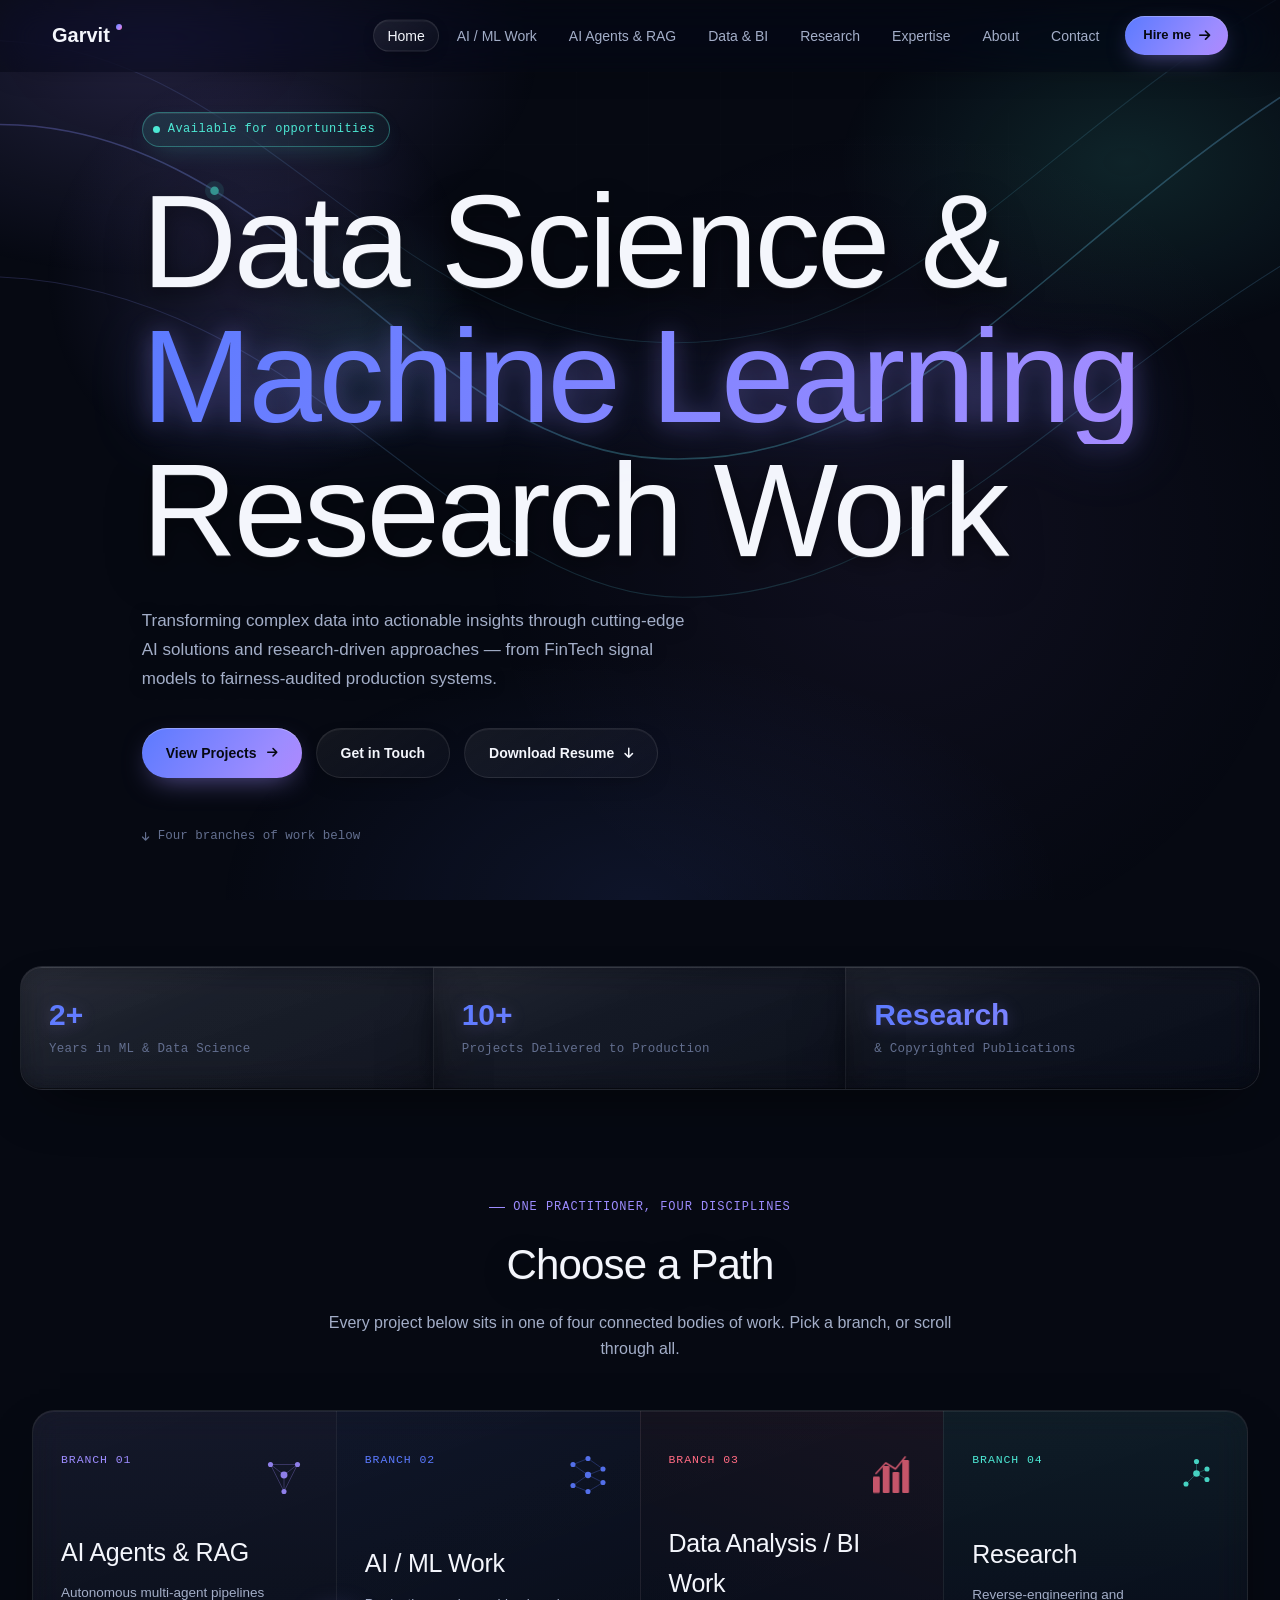
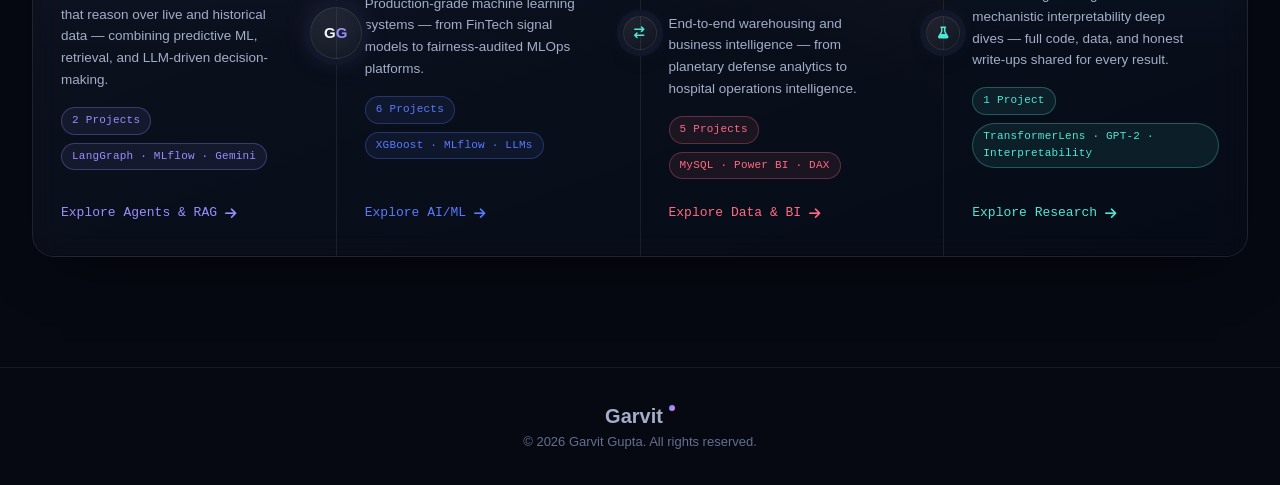
<file: index.html>
<!DOCTYPE html>
<html lang="en">

<head>
  <meta charset="UTF-8">
  <meta name="viewport" content="width=device-width, initial-scale=1.0, viewport-fit=cover">
  <meta name="theme-color" content="#060912">
  <title>Garvit Gupta — Machine Learning &amp; Data Science Researcher</title>
  <meta name="description" content="Garvit Gupta is a Data Science and Machine Learning researcher specializing in MLOps, model explainability, AI fairness, and production ML systems. 10+ deployed projects, 2+ years of research experience.">
  <meta name="author" content="Garvit Gupta">
  <meta name="robots" content="index, follow">

  <meta property="og:type" content="website">
  <meta property="og:title" content="Garvit Gupta — Machine Learning &amp; Data Science Researcher">
  <meta property="og:description" content="Garvit Gupta is a Data Science and Machine Learning researcher specializing in MLOps, model explainability, AI fairness, and production ML systems. 10+ deployed projects, 2+ years of research experience.">
  <meta property="og:site_name" content="Garvit Gupta">

  <meta http-equiv="Content-Security-Policy" content="default-src 'self'; script-src 'self' 'unsafe-inline' https://www.googletagmanager.com; style-src 'self' 'unsafe-inline' https://fonts.googleapis.com https://cdnjs.cloudflare.com; font-src https://fonts.gstatic.com https://cdnjs.cloudflare.com; img-src 'self' data: https://www.google-analytics.com; media-src 'self'; connect-src 'self' https://www.google-analytics.com https://region1.google-analytics.com https://formspree.io; object-src 'none'; base-uri 'self'; form-action 'self'; upgrade-insecure-requests">

  <!-- Google tag (gtag.js) -->
  <script async src="https://www.googletagmanager.com/gtag/js?id=G-N338FSJ1CG"></script>
  <script>
    window.dataLayer = window.dataLayer || [];
    function gtag() { dataLayer.push(arguments); }
    gtag('js', new Date());
    gtag('config', 'G-N338FSJ1CG');
  </script>
  <meta http-equiv="X-Content-Type-Options" content="nosniff">
  <meta name="referrer" content="strict-origin-when-cross-origin">

  <link rel="preconnect" href="https://fonts.googleapis.com">
  <link rel="preconnect" href="https://fonts.gstatic.com" crossorigin>
  <link
    href="https://fonts.googleapis.com/css2?family=Space+Grotesk:wght@500;600;700&family=Inter:wght@100;200;300;400;500;600;700&family=JetBrains+Mono:wght@400;500;600&display=swap"
    rel="stylesheet">

  <link rel="stylesheet" href="https://cdnjs.cloudflare.com/ajax/libs/font-awesome/6.4.0/css/all.min.css"
    integrity="sha512-iecdLmaskl7CVkqkXNQ/ZH/XLlvWZOJyj7Yy7tcenmpD1ypASozpmT/E0iPtmFIB46ZmdtAc9eNBvH0H/ZpiBw=="
    crossorigin="anonymous" referrerpolicy="no-referrer">

  <link rel="stylesheet" href="style.css?v=10">
</head>

<body>
  <div class="scroll-progress" id="scrollProgress" aria-hidden="true"></div>
  <a class="skip-link" href="#home">Skip to content</a>

  <!-- ==================== NAVIGATION ==================== -->
  <nav class="navbar" id="navbar">
    <div class="nav-container">
      <a href="#home" class="logo">Garvit<span class="dot"></span></a>

      <button class="nav-hamburger" id="navHamburger" aria-label="Toggle menu" aria-expanded="false">
        <span></span><span></span><span></span>
      </button>

      <div class="nav-links-wrap">
        <span class="nav-indicator" id="navIndicator" aria-hidden="true"></span>
        <ul class="nav-links" id="navLinks">
          <li><a href="#home" class="nav-link active">Home</a></li>
          <li><a href="projects.html" class="nav-link">AI / ML Work</a></li>
          <li><a href="ai-agents.html" class="nav-link">AI Agents &amp; RAG</a></li>
          <li><a href="data-bi.html" class="nav-link">Data &amp; BI</a></li>
          <li><a href="research.html" class="nav-link">Research</a></li>
          <li><a href="expertise.html" class="nav-link">Expertise</a></li>
          <li><a href="about.html" class="nav-link">About</a></li>
          <li><a href="contact.html" class="nav-link">Contact</a></li>
          <li><a href="contact.html" class="nav-cta" data-magnetic>Hire me <i class="fas fa-arrow-right"></i></a></li>
        </ul>
      </div>
    </div>
  </nav>

  <main id="home-main">

    <section id="home">
      <div class="hero" id="heroSurface">
        <div class="hero-glow" id="heroGlow" aria-hidden="true"></div>
        <div class="hero-curve" aria-hidden="true">
          <svg viewBox="0 0 1200 700" preserveAspectRatio="xMidYMid slice" xmlns="http://www.w3.org/2000/svg">
            <defs>
              <linearGradient id="curveGrad" x1="0" y1="0" x2="1" y2="1">
                <stop offset="0%" stop-color="#8b7cf6" />
                <stop offset="100%" stop-color="#45d9c7" />
              </linearGradient>
            </defs>
            <path id="heroSignalPath" d="M -50,120 C 250,80 380,420 620,430 S 980,220 1250,60" fill="none"
              stroke="url(#curveGrad)" stroke-width="1.5" opacity="0.5" />
            <path d="M -50,260 C 280,240 420,560 640,560 S 1000,360 1250,220" fill="none" stroke="url(#curveGrad)"
              stroke-width="1" opacity="0.3" />
            <path d="M -50,40 C 220,10 340,300 600,320 S 960,120 1250,-30" fill="none" stroke="url(#curveGrad)"
              stroke-width="1" opacity="0.25" />
            <circle id="heroSignalHalo" cx="620" cy="430" r="9" fill="#45d9c7" opacity="0.18" />
            <circle id="heroSignalDot" cx="620" cy="430" r="4" fill="#45d9c7" />
          </svg>
        </div>

        <div class="container">
          <div class="hero-inner">
            <div class="hero-badge hero-rise" style="--rise-delay:0s"><span class="pulse"></span> Available for
              opportunities</div>

            <h1 class="hero-title hero-rise" style="--rise-delay:0.1s">
              <span class="hero-title-line">Data Science &amp;</span>
              <span class="hero-title-line gradient-text">Machine Learning</span>
              <span class="hero-title-line">Research Work</span>
            </h1>

            <p class="hero-subtitle hero-rise" style="--rise-delay:0.22s">
              Transforming complex data into actionable insights through cutting-edge AI solutions and research-driven
              approaches — from FinTech signal models to fairness-audited production systems.
            </p>

            <div class="hero-cta hero-rise" style="--rise-delay:0.34s">
              <a href="projects.html" class="btn btn-primary" data-magnetic><span>View Projects</span> <i
                  class="fas fa-arrow-right"></i></a>
              <a href="contact.html" class="btn btn-secondary" data-magnetic><span>Get in Touch</span></a>
              <button type="button" class="btn btn-secondary" data-magnetic id="resumeGateBtn"><span>Download Resume</span> <i
                  class="fas fa-arrow-down"></i></button>
            </div>

            <div class="hero-divider hero-rise" style="--rise-delay:0.44s">
              <a href="#branch-select" class="hero-divider-link"><i class="fas fa-arrow-down"></i> Four branches of work
                below</a>
            </div>
          </div>
        </div>
      </div>

      <div class="stats-section container">
        <div class="stats-grid reveal">
          <div class="fx-card stat-card">
            <div class="stat-value" data-count="2" data-suffix="+">2+</div>
            <div class="stat-label">Years in ML &amp; Data Science</div>
          </div>
          <div class="fx-card stat-card">
            <div class="stat-value" data-count="10" data-suffix="+">10+</div>
            <div class="stat-label">Projects Delivered to Production</div>
          </div>
          <div class="fx-card stat-card">
            <div class="stat-value">Research</div>
            <div class="stat-label">&amp; Copyrighted Publications</div>
          </div>
        </div>
      </div>
    </section>

        <section id="branch-select" class="branch-select">
      <div class="container">
        <div class="branch-select-intro reveal">
          <div class="section-eyebrow branch-select-eyebrow">One Practitioner, Four Disciplines</div>
          <h2 class="section-title">Choose a Path</h2>
          <p class="section-subtitle">Every project below sits in one of four connected bodies of work. Pick a branch, or
            scroll through all.</p>
        </div>

        <div class="branch-panels reveal">
          <a href="ai-agents.html" class="branch-panel branch-panel--agents" data-branch-panel
            aria-label="View AI Agents and RAG work">
            <div class="branch-panel-spotlight" aria-hidden="true"></div>
            <div class="branch-panel-top">
              <span class="branch-panel-eyebrow mono">Branch 01</span>
              <svg class="branch-panel-icon" viewBox="0 0 64 64" aria-hidden="true">
                <g class="bp-net">
                  <line x1="32" y1="32" x2="14" y2="18" />
                  <line x1="32" y1="32" x2="50" y2="18" />
                  <line x1="32" y1="32" x2="32" y2="54" />
                  <line x1="14" y1="18" x2="50" y2="18" />
                  <line x1="14" y1="18" x2="32" y2="54" />
                  <line x1="50" y1="18" x2="32" y2="54" />
                  <circle class="bp-node" cx="32" cy="32" r="4.6" style="--d:0s" />
                  <circle class="bp-node" cx="14" cy="18" r="3.4" style="--d:0.3s" />
                  <circle class="bp-node" cx="50" cy="18" r="3.4" style="--d:0.5s" />
                  <circle class="bp-node" cx="32" cy="54" r="3.4" style="--d:0.7s" />
                </g>
              </svg>
            </div>
            <div class="branch-panel-body">
              <h3 class="branch-panel-title">AI Agents &amp; RAG</h3>
              <p class="branch-panel-desc">Autonomous multi-agent pipelines that reason over live and historical data —
                combining predictive ML, retrieval, and LLM-driven decision-making.</p>
              <div class="branch-panel-meta">
                <span class="branch-panel-chip">2 Projects</span>
                <span class="branch-panel-chip">LangGraph · MLflow · Gemini</span>
              </div>
            </div>
            <div class="branch-panel-cta">Explore Agents &amp; RAG <i class="fas fa-arrow-right"></i></div>
          </a>

          <div class="branch-center" aria-hidden="true">
            <div class="branch-center-badge">
              <span class="m-white">G</span><span class="m-yellow">G</span>
            </div>
          </div>

          <a href="projects.html" class="branch-panel branch-panel--ml" data-branch-panel
            aria-label="View AI and Machine Learning work">
            <div class="branch-panel-spotlight" aria-hidden="true"></div>
            <div class="branch-panel-top">
              <span class="branch-panel-eyebrow mono">Branch 02</span>
              <svg class="branch-panel-icon" viewBox="0 0 64 64" aria-hidden="true">
                <g class="bp-net">
                  <line x1="12" y1="18" x2="32" y2="10" />
                  <line x1="12" y1="18" x2="32" y2="32" />
                  <line x1="12" y1="46" x2="32" y2="32" />
                  <line x1="12" y1="46" x2="32" y2="54" />
                  <line x1="32" y1="10" x2="52" y2="24" />
                  <line x1="32" y1="32" x2="52" y2="24" />
                  <line x1="32" y1="32" x2="52" y2="42" />
                  <line x1="32" y1="54" x2="52" y2="42" />
                  <circle class="bp-node" cx="12" cy="18" r="3.4" style="--d:0s" />
                  <circle class="bp-node" cx="12" cy="46" r="3.4" style="--d:0.3s" />
                  <circle class="bp-node" cx="32" cy="10" r="3.4" style="--d:0.6s" />
                  <circle class="bp-node" cx="32" cy="32" r="4.2" style="--d:0.15s" />
                  <circle class="bp-node" cx="32" cy="54" r="3.4" style="--d:0.9s" />
                  <circle class="bp-node" cx="52" cy="24" r="3.4" style="--d:0.45s" />
                  <circle class="bp-node" cx="52" cy="42" r="3.4" style="--d:0.75s" />
                </g>
              </svg>
            </div>
            <div class="branch-panel-body">
              <h3 class="branch-panel-title">AI / ML Work</h3>
              <p class="branch-panel-desc">Production-grade machine learning systems — from FinTech signal models to
                fairness-audited MLOps platforms.</p>
              <div class="branch-panel-meta">
                <span class="branch-panel-chip">6 Projects</span>
                <span class="branch-panel-chip">XGBoost · MLflow · LLMs</span>
              </div>
            </div>
            <div class="branch-panel-cta">Explore AI/ML <i class="fas fa-arrow-right"></i></div>
          </a>

          <div class="branch-center" aria-hidden="true">
            <div class="branch-center-badge branch-center-badge--small">
              <i class="fas fa-arrow-right-arrow-left" aria-hidden="true"></i>
            </div>
          </div>

          <a href="data-bi.html" class="branch-panel branch-panel--bi" data-branch-panel
            aria-label="View Data Analysis and Business Intelligence work">
            <div class="branch-panel-spotlight" aria-hidden="true"></div>
            <div class="branch-panel-top">
              <span class="branch-panel-eyebrow mono">Branch 03</span>
              <svg class="branch-panel-icon" viewBox="0 0 64 64" aria-hidden="true">
                <g class="bp-bars">
                  <rect class="bp-bar" x="8" y="34" width="9" height="22" rx="1.5" style="--h:22px;--d:0s" />
                  <rect class="bp-bar" x="21" y="20" width="9" height="36" rx="1.5" style="--h:36px;--d:0.15s" />
                  <rect class="bp-bar" x="34" y="28" width="9" height="28" rx="1.5" style="--h:28px;--d:0.3s" />
                  <rect class="bp-bar" x="47" y="12" width="9" height="44" rx="1.5" style="--h:44px;--d:0.45s" />
                  <path class="bp-trend" d="M12,30 L25,16 L38,24 L51,8" fill="none" stroke-width="2"
                    stroke-linecap="round" stroke-linejoin="round" />
                </g>
              </svg>
            </div>
            <div class="branch-panel-body">
              <h3 class="branch-panel-title">Data Analysis / BI Work</h3>
              <p class="branch-panel-desc">End-to-end warehousing and business intelligence — from planetary defense
                analytics to hospital operations intelligence.</p>
              <div class="branch-panel-meta">
                <span class="branch-panel-chip">5 Projects</span>
                <span class="branch-panel-chip">MySQL · Power BI · DAX</span>
              </div>
            </div>
            <div class="branch-panel-cta">Explore Data &amp; BI <i class="fas fa-arrow-right"></i></div>
          </a>

          <div class="branch-center" aria-hidden="true">
            <div class="branch-center-badge branch-center-badge--small">
              <i class="fas fa-flask" aria-hidden="true"></i>
            </div>
          </div>

          <a href="research.html" class="branch-panel branch-panel--research" data-branch-panel
            aria-label="View Research and reverse-engineering deep dives">
            <div class="branch-panel-spotlight" aria-hidden="true"></div>
            <div class="branch-panel-top">
              <span class="branch-panel-eyebrow mono">Branch 04</span>
              <svg class="branch-panel-icon" viewBox="0 0 64 64" aria-hidden="true">
                <g class="bp-net">
                  <line x1="20" y1="44" x2="34" y2="30" />
                  <line x1="34" y1="30" x2="34" y2="14" />
                  <line x1="34" y1="30" x2="48" y2="24" />
                  <line x1="34" y1="30" x2="48" y2="38" />
                  <circle class="bp-node" cx="20" cy="44" r="3.4" style="--d:0.6s" />
                  <circle class="bp-node" cx="34" cy="30" r="4.4" style="--d:0s" />
                  <circle class="bp-node" cx="34" cy="14" r="3.4" style="--d:0.3s" />
                  <circle class="bp-node" cx="48" cy="24" r="3.4" style="--d:0.45s" />
                  <circle class="bp-node" cx="48" cy="38" r="3.4" style="--d:0.75s" />
                </g>
              </svg>
            </div>
            <div class="branch-panel-body">
              <h3 class="branch-panel-title">Research</h3>
              <p class="branch-panel-desc">Reverse-engineering and mechanistic interpretability deep dives — full
                code, data, and honest write-ups shared for every result.</p>
              <div class="branch-panel-meta">
                <span class="branch-panel-chip">1 Project</span>
                <span class="branch-panel-chip">TransformerLens · GPT-2 · Interpretability</span>
              </div>
            </div>
            <div class="branch-panel-cta">Explore Research <i class="fas fa-arrow-right"></i></div>
          </a>
        </div>
      </div>
    </section>

  </main>

  <footer class="footer">
    <div class="container footer-inner">
      <a href="index.html#home" class="logo">Garvit<span class="dot"></span></a>
      <p>&copy; <span id="footerYear"></span> Garvit Gupta. All rights reserved.</p>
    </div>
  </footer>

  <button type="button" class="back-to-top" id="backToTop" aria-label="Back to top">
    <i class="fas fa-arrow-up"></i>
  </button>

  <div class="resume-gate" id="resumeGate" aria-hidden="true">
    <div class="resume-gate-backdrop" data-gate-close></div>
    <div class="resume-gate-panel" role="dialog" aria-modal="true" aria-labelledby="resumeGateTitle">
      <button type="button" class="resume-gate-close" data-gate-close aria-label="Close">&times;</button>
      <h3 id="resumeGateTitle">Get my resume</h3>
      <p>Quick intro before you download — takes 5 seconds.</p>
      <form id="resumeGateForm">
        <input type="text" name="name" placeholder="Your name" required>
        <input type="email" name="email" placeholder="Your email" required>
        <button type="submit" class="btn btn-primary" id="resumeGateSubmit"><span>Get Resume</span> <i
            class="fas fa-arrow-down"></i></button>
        <p class="resume-gate-status" id="resumeGateStatus" role="status"></p>
      </form>
    </div>
  </div>

  <a href="contact.html" class="mobile-fab-cta" id="mobileFabCta" data-magnetic>
    <span>Hire me</span> <i class="fas fa-arrow-right"></i>
  </a>

  <script src="script.js?v=9"></script>
</body>

</html>
</file>
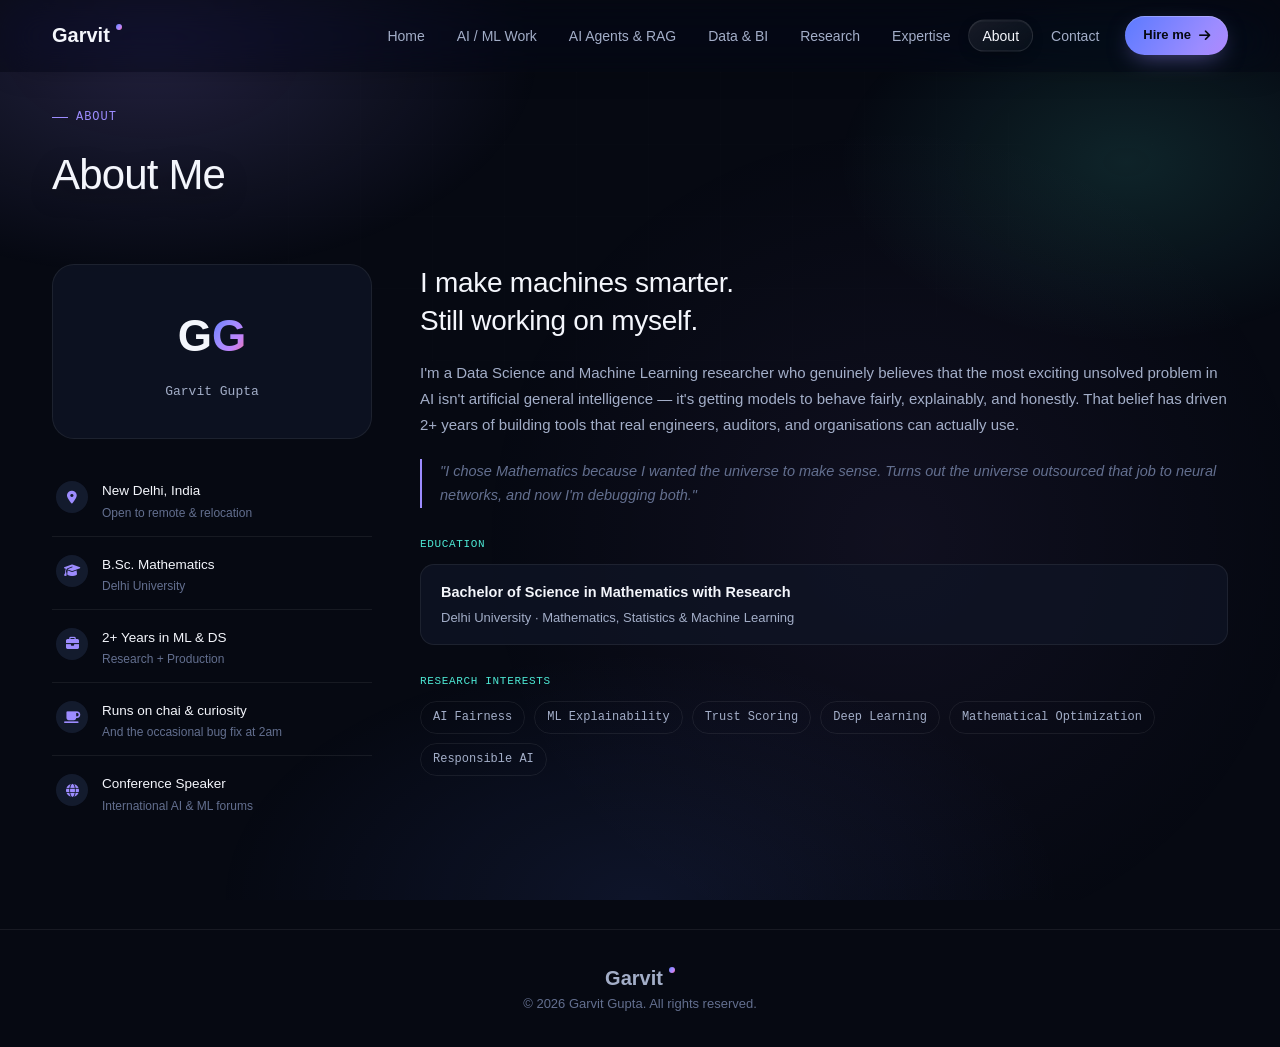
<file: about.html>
<!DOCTYPE html>
<html lang="en">

<head>
  <meta charset="UTF-8">
  <meta name="viewport" content="width=device-width, initial-scale=1.0, viewport-fit=cover">
  <meta name="theme-color" content="#060912">
  <title>About — Garvit Gupta</title>
  <meta name="description" content="About Garvit Gupta, a Data Science and Machine Learning researcher.">
  <meta name="author" content="Garvit Gupta">
  <meta name="robots" content="index, follow">

  <meta property="og:type" content="website">
  <meta property="og:title" content="About — Garvit Gupta">
  <meta property="og:description" content="About Garvit Gupta, a Data Science and Machine Learning researcher.">
  <meta property="og:site_name" content="Garvit Gupta">

  <meta http-equiv="Content-Security-Policy" content="default-src 'self'; script-src 'self'; style-src 'self' 'unsafe-inline' https://fonts.googleapis.com https://cdnjs.cloudflare.com; font-src https://fonts.gstatic.com https://cdnjs.cloudflare.com; img-src 'self' data:; media-src 'self'; connect-src 'self'; object-src 'none'; base-uri 'self'; form-action 'self'; upgrade-insecure-requests">
  <meta http-equiv="X-Content-Type-Options" content="nosniff">
  <meta name="referrer" content="strict-origin-when-cross-origin">

  <link rel="preconnect" href="https://fonts.googleapis.com">
  <link rel="preconnect" href="https://fonts.gstatic.com" crossorigin>
  <link
    href="https://fonts.googleapis.com/css2?family=Space+Grotesk:wght@500;600;700&family=Inter:wght@100;200;300;400;500;600;700&family=JetBrains+Mono:wght@400;500;600&display=swap"
    rel="stylesheet">

  <link rel="stylesheet" href="https://cdnjs.cloudflare.com/ajax/libs/font-awesome/6.4.0/css/all.min.css"
    integrity="sha512-iecdLmaskl7CVkqkXNQ/ZH/XLlvWZOJyj7Yy7tcenmpD1ypASozpmT/E0iPtmFIB46ZmdtAc9eNBvH0H/ZpiBw=="
    crossorigin="anonymous" referrerpolicy="no-referrer">

  <link rel="stylesheet" href="style.css?v=10">
</head>

<body>
  <div class="scroll-progress" id="scrollProgress" aria-hidden="true"></div>
  <a class="skip-link" href="#about">Skip to content</a>

  <!-- ==================== NAVIGATION ==================== -->
  <nav class="navbar" id="navbar">
    <div class="nav-container">
      <a href="index.html#home" class="logo">Garvit<span class="dot"></span></a>

      <button class="nav-hamburger" id="navHamburger" aria-label="Toggle menu" aria-expanded="false">
        <span></span><span></span><span></span>
      </button>

      <div class="nav-links-wrap">
        <span class="nav-indicator" id="navIndicator" aria-hidden="true"></span>
        <ul class="nav-links" id="navLinks">
          <li><a href="index.html#home" class="nav-link">Home</a></li>
          <li><a href="projects.html" class="nav-link">AI / ML Work</a></li>
          <li><a href="ai-agents.html" class="nav-link">AI Agents &amp; RAG</a></li>
          <li><a href="data-bi.html" class="nav-link">Data &amp; BI</a></li>
          <li><a href="research.html" class="nav-link">Research</a></li>
          <li><a href="expertise.html" class="nav-link">Expertise</a></li>
          <li><a href="about.html" class="nav-link active">About</a></li>
          <li><a href="contact.html" class="nav-link">Contact</a></li>
          <li><a href="contact.html" class="nav-cta" data-magnetic>Hire me <i class="fas fa-arrow-right"></i></a></li>
        </ul>
      </div>
    </div>
  </nav>

  <main id="about-main">

    <section id="about" class="section">
      <div class="container">
        <div class="section-header reveal">
          <div class="section-eyebrow">About</div>
          <h2 class="section-title">About Me</h2>
        </div>

        <div class="about-grid">
          <div class="about-left reveal">
            <div class="about-avatar-wrap">
              <div class="about-avatar">
                <div class="avatar-monogram"><span class="m-white">G</span><span class="m-yellow">G</span></div>
                <div class="avatar-role">Garvit Gupta</div>
              </div>
            </div>

            <div class="about-facts">
              <div class="about-fact">
                <div class="about-fact-icon"><i class="fas fa-map-marker-alt"></i></div>
                <div class="about-fact-text">New Delhi, India<span>Open to remote &amp; relocation</span></div>
              </div>
              <div class="about-fact">
                <div class="about-fact-icon"><i class="fas fa-graduation-cap"></i></div>
                <div class="about-fact-text">B.Sc. Mathematics<span>Delhi University</span></div>
              </div>
              <div class="about-fact">
                <div class="about-fact-icon"><i class="fas fa-briefcase"></i></div>
                <div class="about-fact-text">2+ Years in ML &amp; DS<span>Research + Production</span></div>
              </div>
              <div class="about-fact">
                <div class="about-fact-icon"><i class="fas fa-coffee"></i></div>
                <div class="about-fact-text">Runs on chai &amp; curiosity<span>And the occasional bug fix at 2am</span>
                </div>
              </div>
              <div class="about-fact">
                <div class="about-fact-icon"><i class="fas fa-globe"></i></div>
                <div class="about-fact-text">Conference Speaker<span>International AI &amp; ML forums</span></div>
              </div>
            </div>
          </div>

          <div class="about-content reveal">
            <h3>I make machines smarter.<br>Still working on myself.</h3>

            <p class="about-intro">I'm a Data Science and Machine Learning researcher who genuinely believes that the
              most exciting unsolved problem in AI isn't artificial general intelligence — it's getting models to behave
              fairly, explainably, and honestly. That belief has driven 2+ years of building tools that real engineers,
              auditors, and organisations can actually use.</p>

            <p class="about-quip">"I chose Mathematics because I wanted the universe to make sense. Turns out the
              universe outsourced that job to neural networks, and now I'm debugging both."</p>

            <div class="about-edu-label">Education</div>
            <div class="about-edu-card">
              <div class="about-edu-degree">Bachelor of Science in Mathematics with Research</div>
              <div class="about-edu-school">Delhi University · Mathematics, Statistics &amp; Machine Learning</div>
            </div>

            <div class="about-research-label">Research Interests</div>
            <div class="about-tags">
              <span class="about-tag">AI Fairness</span>
              <span class="about-tag">ML Explainability</span>
              <span class="about-tag">Trust Scoring</span>
              <span class="about-tag">Deep Learning</span>
              <span class="about-tag">Mathematical Optimization</span>
              <span class="about-tag">Responsible AI</span>
            </div>
          </div>
        </div>
      </div>
    </section>

  </main>

  <footer class="footer">
    <div class="container footer-inner">
      <a href="index.html#home" class="logo">Garvit<span class="dot"></span></a>
      <p>&copy; <span id="footerYear"></span> Garvit Gupta. All rights reserved.</p>
    </div>
  </footer>

  <button type="button" class="back-to-top" id="backToTop" aria-label="Back to top">
    <i class="fas fa-arrow-up"></i>
  </button>

  <a href="contact.html" class="mobile-fab-cta" id="mobileFabCta" data-magnetic>
    <span>Hire me</span> <i class="fas fa-arrow-right"></i>
  </a>

  <script src="script.js?v=9"></script>
</body>

</html>
</file>
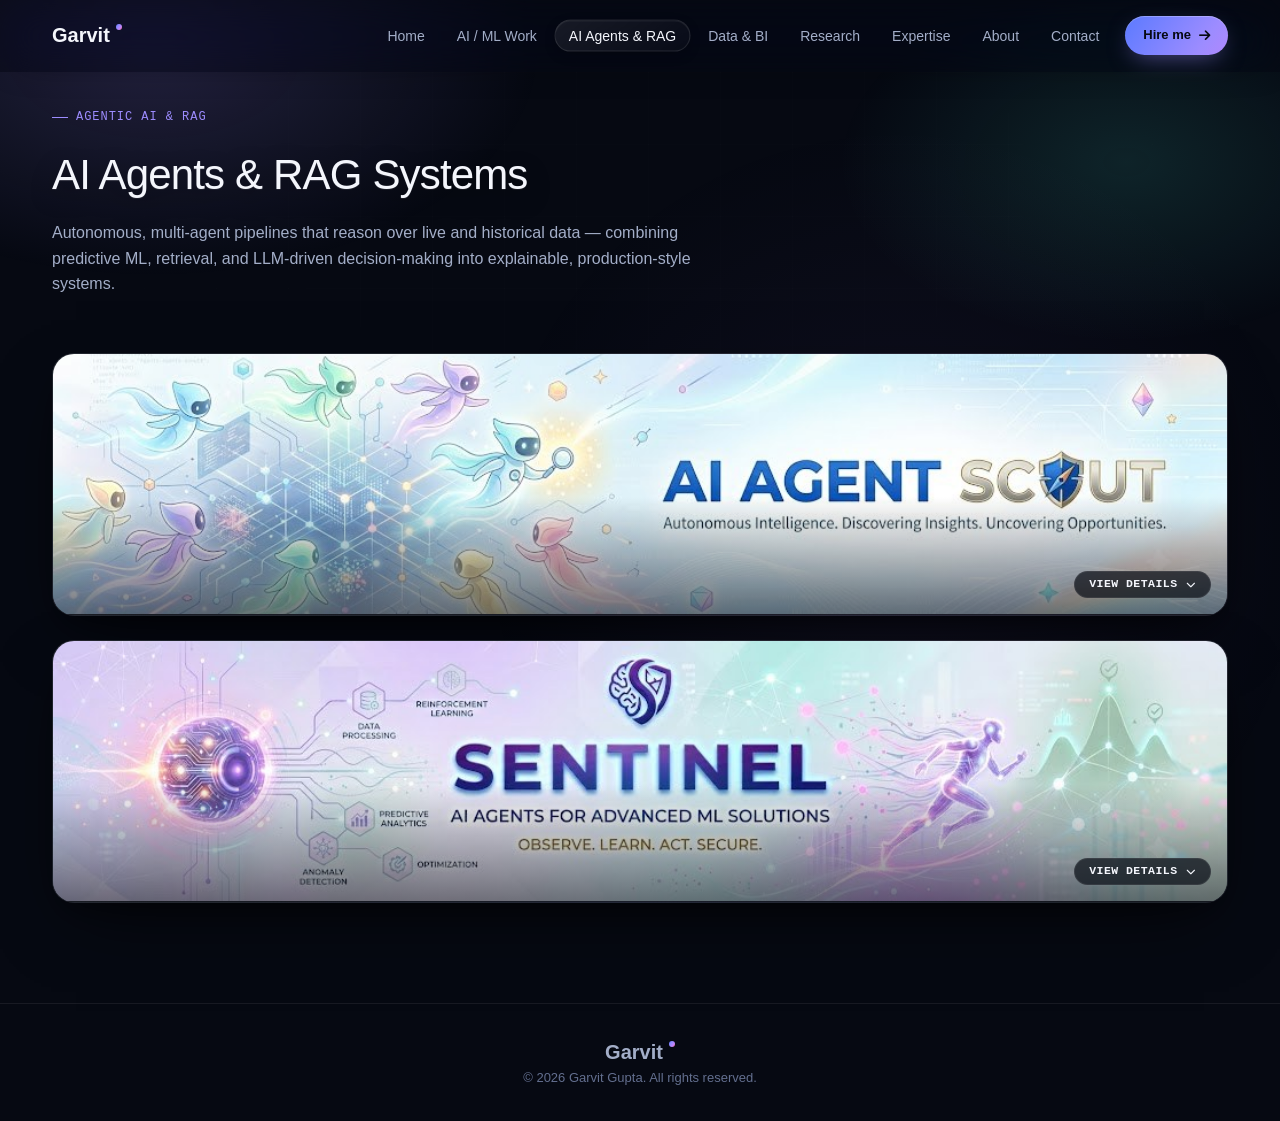
<file: ai-agents.html>
<!DOCTYPE html>
<html lang="en">

<head>
  <meta charset="UTF-8">
  <meta name="viewport" content="width=device-width, initial-scale=1.0, viewport-fit=cover">
  <meta name="theme-color" content="#060912">
  <title>AI Agents &amp; RAG — Garvit Gupta</title>
  <meta name="description" content="Autonomous multi-agent pipelines by Garvit Gupta combining predictive ML, retrieval, and LLM-driven decision-making.">
  <meta name="author" content="Garvit Gupta">
  <meta name="robots" content="index, follow">

  <meta property="og:type" content="website">
  <meta property="og:title" content="AI Agents &amp; RAG — Garvit Gupta">
  <meta property="og:description" content="Autonomous multi-agent pipelines by Garvit Gupta combining predictive ML, retrieval, and LLM-driven decision-making.">
  <meta property="og:site_name" content="Garvit Gupta">

  <meta http-equiv="Content-Security-Policy" content="default-src 'self'; script-src 'self'; style-src 'self' 'unsafe-inline' https://fonts.googleapis.com https://cdnjs.cloudflare.com; font-src https://fonts.gstatic.com https://cdnjs.cloudflare.com; img-src 'self' data:; media-src 'self'; connect-src 'self'; object-src 'none'; base-uri 'self'; form-action 'self'; upgrade-insecure-requests">
  <meta http-equiv="X-Content-Type-Options" content="nosniff">
  <meta name="referrer" content="strict-origin-when-cross-origin">

  <link rel="preconnect" href="https://fonts.googleapis.com">
  <link rel="preconnect" href="https://fonts.gstatic.com" crossorigin>
  <link
    href="https://fonts.googleapis.com/css2?family=Space+Grotesk:wght@500;600;700&family=Inter:wght@100;200;300;400;500;600;700&family=JetBrains+Mono:wght@400;500;600&display=swap"
    rel="stylesheet">

  <link rel="stylesheet" href="https://cdnjs.cloudflare.com/ajax/libs/font-awesome/6.4.0/css/all.min.css"
    integrity="sha512-iecdLmaskl7CVkqkXNQ/ZH/XLlvWZOJyj7Yy7tcenmpD1ypASozpmT/E0iPtmFIB46ZmdtAc9eNBvH0H/ZpiBw=="
    crossorigin="anonymous" referrerpolicy="no-referrer">

  <link rel="stylesheet" href="style.css?v=9">
</head>

<body>
  <div class="scroll-progress" id="scrollProgress" aria-hidden="true"></div>
  <a class="skip-link" href="#ai-agents">Skip to content</a>

  <!-- ==================== NAVIGATION ==================== -->
  <nav class="navbar" id="navbar">
    <div class="nav-container">
      <a href="index.html#home" class="logo">Garvit<span class="dot"></span></a>

      <button class="nav-hamburger" id="navHamburger" aria-label="Toggle menu" aria-expanded="false">
        <span></span><span></span><span></span>
      </button>

      <div class="nav-links-wrap">
        <span class="nav-indicator" id="navIndicator" aria-hidden="true"></span>
        <ul class="nav-links" id="navLinks">
          <li><a href="index.html#home" class="nav-link">Home</a></li>
          <li><a href="projects.html" class="nav-link">AI / ML Work</a></li>
          <li><a href="ai-agents.html" class="nav-link active">AI Agents &amp; RAG</a></li>
          <li><a href="data-bi.html" class="nav-link">Data &amp; BI</a></li>
          <li><a href="research.html" class="nav-link">Research</a></li>
          <li><a href="expertise.html" class="nav-link">Expertise</a></li>
          <li><a href="about.html" class="nav-link">About</a></li>
          <li><a href="contact.html" class="nav-link">Contact</a></li>
          <li><a href="contact.html" class="nav-cta" data-magnetic>Hire me <i class="fas fa-arrow-right"></i></a></li>
        </ul>
      </div>
    </div>
  </nav>

  <main id="ai-agents-main">

    <section id="ai-agents" class="section">
      <div class="container">
        <div class="section-header reveal">
          <div class="section-eyebrow">Agentic AI &amp; RAG</div>
          <h2 class="section-title">AI Agents &amp; RAG Systems</h2>
          <p class="section-subtitle">Autonomous, multi-agent pipelines that reason over live and historical data —
            combining predictive ML, retrieval, and LLM-driven decision-making into explainable, production-style
            systems.</p>
        </div>

        <div class="projects-list">

          <!-- Project 1 — SCOUT / AI Agent Scout -->
          <article class="fx-card project-card no-video has-cover reveal" id="proj-scout">
            <div class="project-cover" data-cover-trigger>
              <img
                src="[data-uri]"
                alt="AI Agent Scout — Supply Chain Disruption Early-Warning Agent" loading="lazy">
              <div class="project-cover-overlay">
                <span class="project-cover-label">
                  <span class="cover-label-more">View details</span>
                  <span class="cover-label-less">Hide details</span>
                  <i class="fas fa-chevron-down"></i>
                </span>
              </div>
            </div>
            <div class="project-cover-wrap">
              <div class="project-content">
                <div class="project-card-top">
                  <span class="project-num mono">01</span>
                  <span class="project-category">LangGraph · MLOps · Agentic AI</span>
                </div>
                <h3 class="project-title">AI Agent Scout — Supply Chain Disruption Early-Warning Agent</h3>
                <p class="project-teaser">Multi-agent LangGraph pipeline that scores shipment disruption risk with
                  XGBoost and turns it into a plain-language, explainable recommendation via Gemini — deployed
                  end-to-end as a live API and frontend.</p>

                <p class="project-description">An agentic AI system that monitors shipments, scores disruption risk
                  and predicted delay using ML models tracked via MLflow/DagsHub, and generates explainable
                  recommendations through a 3-agent LangGraph pipeline — a MonitorAgent that pulls shipment and
                  supplier context from a cloud MySQL instance (Aiven, SSL-enforced), a RiskAgent that scores the
                  shipment from the latest MLflow-registered XGBoost models using a lightweight, single-shipment
                  SQL feature build built for memory-constrained cloud inference, and a RecoAgent that turns the
                  scores into an action-oriented recommendation with Gemini. The full data-to-model path is
                  orchestrated as a versioned DVC pipeline DAG, live weather and news signals feed the feature
                  pipeline alongside a 180K+ record historical shipment dataset, and the agent pipeline is served
                  through a FastAPI backend on Render with a Streamlit ops dashboard for batch review.</p>
                <div class="project-impact">
                  <div class="project-impact-label">Why it matters</div>
                  <p>Enterprise supply-chain risk platforms are built for six-figure budgets, leaving mid-market
                    manufacturers and distributors — who need early warning the most — reliant on spreadsheets and
                    reactive firefighting. This system flags at-risk shipments before they're late, with every
                    recommendation grounded in the model's own top contributing features for full auditability. The
                    risk classifier reaches 70.2% accuracy (ROC-AUC 0.757) and the delay forecaster runs at 0.98
                    days MAE — both versioned in the MLflow model registry with a fully reproducible pipeline.</p>
                </div>
                <div class="tech-stack">
                  <span class="tech-tag">Python</span>
                  <span class="tech-tag">LangGraph</span>
                  <span class="tech-tag">Gemini</span>
                  <span class="tech-tag">XGBoost</span>
                  <span class="tech-tag">MLflow</span>
                  <span class="tech-tag">DagsHub</span>
                  <span class="tech-tag">DVC</span>
                  <span class="tech-tag">FastAPI</span>
                  <span class="tech-tag">MySQL</span>
                </div>
                <div class="project-actions">
                  <a href="https://github.com/garvitwork/AI_AGENT_SCOUT" class="project-link" target="_blank"
                    rel="noopener noreferrer">GitHub <i class="fas fa-arrow-right"></i></a>
                  <a href="https://garvitwork.github.io/frontend_scout/" class="project-link" target="_blank"
                    rel="noopener noreferrer">Live Demo <i class="fas fa-arrow-right"></i></a>
                  <a href="https://ai-agent-scout.onrender.com/docs" class="project-link" target="_blank"
                    rel="noopener noreferrer">API Docs <i class="fas fa-arrow-right"></i></a>
                </div>
              </div>
            </div>
          </article>

          <!-- Project 2 — Claim-Sentinel -->
          <article class="fx-card project-card no-video has-cover reveal" id="proj-sentinel">
            <div class="project-cover" data-cover-trigger>
              <img
                src="[data-uri]"
                alt="Claim-Sentinel — Autonomous Insurance Claims Fraud Detection &amp; Auto-Adjudication Agent"
                loading="lazy">
              <div class="project-cover-overlay">
                <span class="project-cover-label">
                  <span class="cover-label-more">View details</span>
                  <span class="cover-label-less">Hide details</span>
                  <i class="fas fa-chevron-down"></i>
                </span>
              </div>
            </div>
            <div class="project-cover-wrap">
              <div class="project-content">
                <div class="project-card-top">
                  <span class="project-num mono">02</span>
                  <span class="project-category">LangGraph · Fraud Detection · Explainable AI</span>
                </div>
                <h3 class="project-title">Claim-Sentinel — Autonomous Insurance Fraud Detection &amp; Adjudication Agent</h3>
                <p class="project-teaser">A three-agent LangGraph pipeline that scores insurance claims for fraud
                  with LightGBM + SHAP, then auto-adjudicates each one with an LLM-written, auditable adjuster
                  note.</p>

                <p class="project-description">An agentic fraud-detection system built for a regulated, high-friction
                  vertical where a bare accuracy score isn't enough — claims must be explained, decisions must be
                  auditable, and low-risk claims should clear automatically while high-risk ones get escalated with
                  a written justification. A cloud MySQL schema (Aiven, SSL-enforced) holds policyholders, claims,
                  decisions, and a full audit log; a live enrichment step fuzzy-matches claimed vehicle details
                  against NHTSA's vPIC API as a fraud signal. A class-weighted LightGBM classifier scores each claim,
                  with SHAP surfacing the top contributing factors per prediction. A 3-agent LangGraph pipeline —
                  IntakeAgent, FraudRiskAgent, AdjudicationAgent — then turns that score into a decision: an
                  approve/escalate verdict plus a natural-language adjuster note generated from the SHAP factors via
                  a Groq-hosted LLM, both written back to MySQL for a full, traceable audit trail. The whole
                  data-to-model path is a 5-stage, reproducible DVC pipeline tracked via MLflow on DagsHub, served
                  through a FastAPI backend on Render, with a static "case-file" style frontend — rubber-stamp
                  verdict, signed SHAP bars, and the LLM-written note.</p>
                <div class="project-impact">
                  <div class="project-impact-label">Why it matters</div>
                  <p>Most portfolio fraud-detection projects stop at "train a classifier, report accuracy."
                    Insurance claims need more: regulators and adjusters need to know *why* a claim was flagged, and
                    every automated decision needs a traceable record. Claim-Sentinel demonstrates that full loop —
                    data infrastructure through ML, explainability, agentic adjudication, and deployment — end to
                    end. The fraud classifier runs at a ROC-AUC of ≈0.83 (0.59 recall / 0.56 precision on the fraud
                    class), tracked and versioned in MLflow with a fully reproducible pipeline.</p>
                </div>
                <div class="tech-stack">
                  <span class="tech-tag">Python</span>
                  <span class="tech-tag">LangGraph</span>
                  <span class="tech-tag">LightGBM</span>
                  <span class="tech-tag">SHAP</span>
                  <span class="tech-tag">Groq LLM</span>
                  <span class="tech-tag">MLflow</span>
                  <span class="tech-tag">DVC</span>
                  <span class="tech-tag">FastAPI</span>
                  <span class="tech-tag">MySQL</span>
                </div>
                <div class="project-actions">
                  <a href="https://github.com/garvitwork/AI_AGENT_SENTINAL" class="project-link" target="_blank"
                    rel="noopener noreferrer">GitHub <i class="fas fa-arrow-right"></i></a>
                  <a href="https://garvitwork.github.io/frontend_sentinel/" class="project-link" target="_blank"
                    rel="noopener noreferrer">Live DEMO <i class="fas fa-arrow-right"></i></a>
                  <a href="https://ai-agent-sentinal.onrender.com/docs" class="project-link" target="_blank"
                    rel="noopener noreferrer">API Docs <i class="fas fa-arrow-right"></i></a>
                </div>
              </div>
            </div>
          </article>

        </div>
      </div>
    </section>

  </main>

  <footer class="footer">
    <div class="container footer-inner">
      <a href="index.html#home" class="logo">Garvit<span class="dot"></span></a>
      <p>&copy; <span id="footerYear"></span> Garvit Gupta. All rights reserved.</p>
    </div>
  </footer>

  <button type="button" class="back-to-top" id="backToTop" aria-label="Back to top">
    <i class="fas fa-arrow-up"></i>
  </button>

  <a href="contact.html" class="mobile-fab-cta" id="mobileFabCta" data-magnetic>
    <span>Hire me</span> <i class="fas fa-arrow-right"></i>
  </a>

  <script src="script.js?v=8"></script>
</body>

</html>
</file>
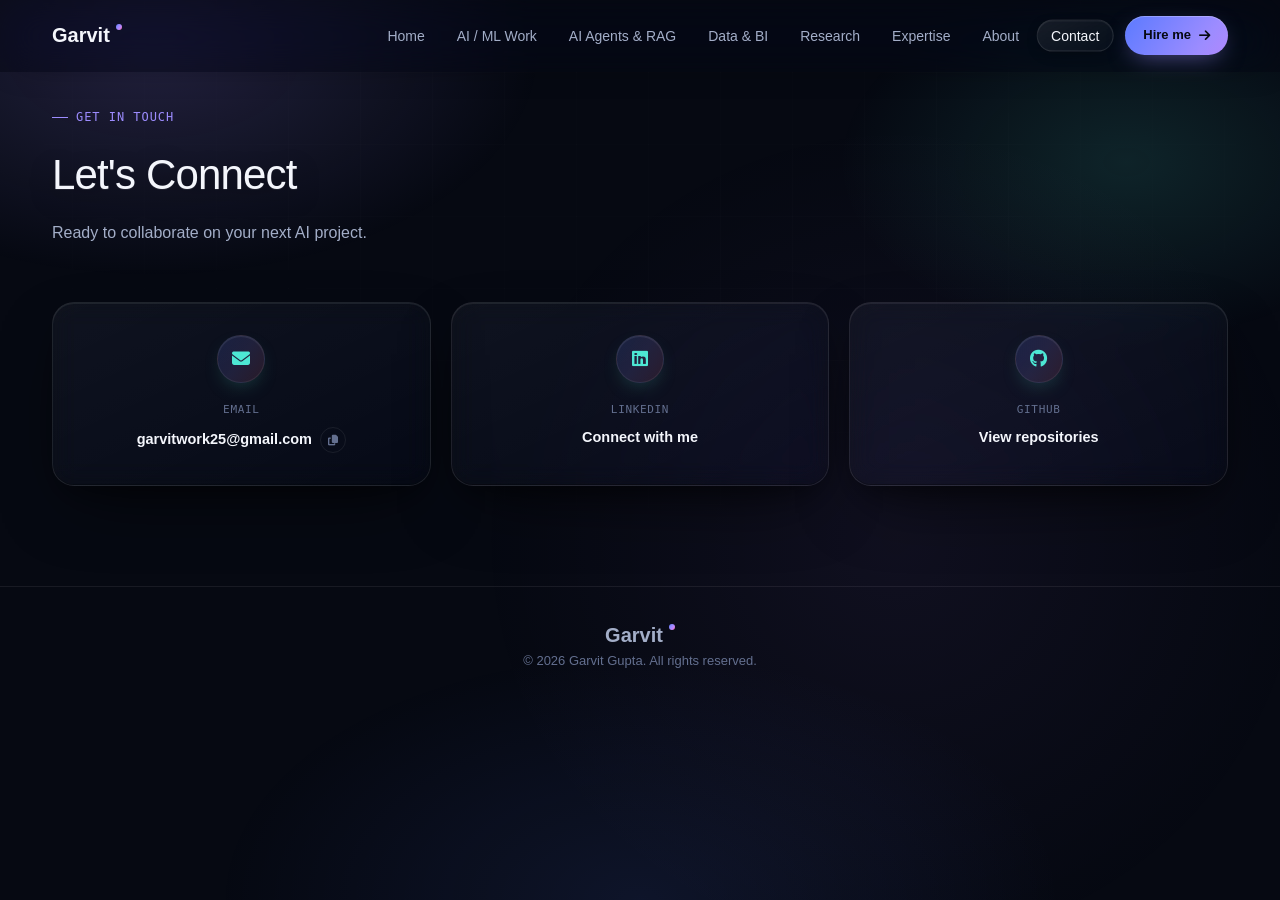
<file: contact.html>
<!DOCTYPE html>
<html lang="en">

<head>
  <meta charset="UTF-8">
  <meta name="viewport" content="width=device-width, initial-scale=1.0, viewport-fit=cover">
  <meta name="theme-color" content="#060912">
  <title>Contact — Garvit Gupta</title>
  <meta name="description" content="Get in touch with Garvit Gupta.">
  <meta name="author" content="Garvit Gupta">
  <meta name="robots" content="index, follow">

  <meta property="og:type" content="website">
  <meta property="og:title" content="Contact — Garvit Gupta">
  <meta property="og:description" content="Get in touch with Garvit Gupta.">
  <meta property="og:site_name" content="Garvit Gupta">

  <meta http-equiv="Content-Security-Policy" content="default-src 'self'; script-src 'self'; style-src 'self' 'unsafe-inline' https://fonts.googleapis.com https://cdnjs.cloudflare.com; font-src https://fonts.gstatic.com https://cdnjs.cloudflare.com; img-src 'self' data:; media-src 'self'; connect-src 'self'; object-src 'none'; base-uri 'self'; form-action 'self'; upgrade-insecure-requests">
  <meta http-equiv="X-Content-Type-Options" content="nosniff">
  <meta name="referrer" content="strict-origin-when-cross-origin">

  <link rel="preconnect" href="https://fonts.googleapis.com">
  <link rel="preconnect" href="https://fonts.gstatic.com" crossorigin>
  <link
    href="https://fonts.googleapis.com/css2?family=Space+Grotesk:wght@500;600;700&family=Inter:wght@100;200;300;400;500;600;700&family=JetBrains+Mono:wght@400;500;600&display=swap"
    rel="stylesheet">

  <link rel="stylesheet" href="https://cdnjs.cloudflare.com/ajax/libs/font-awesome/6.4.0/css/all.min.css"
    integrity="sha512-iecdLmaskl7CVkqkXNQ/ZH/XLlvWZOJyj7Yy7tcenmpD1ypASozpmT/E0iPtmFIB46ZmdtAc9eNBvH0H/ZpiBw=="
    crossorigin="anonymous" referrerpolicy="no-referrer">

  <link rel="stylesheet" href="style.css?v=9">
</head>

<body>
  <div class="scroll-progress" id="scrollProgress" aria-hidden="true"></div>
  <a class="skip-link" href="#contact">Skip to content</a>

  <!-- ==================== NAVIGATION ==================== -->
  <nav class="navbar" id="navbar">
    <div class="nav-container">
      <a href="index.html#home" class="logo">Garvit<span class="dot"></span></a>

      <button class="nav-hamburger" id="navHamburger" aria-label="Toggle menu" aria-expanded="false">
        <span></span><span></span><span></span>
      </button>

      <div class="nav-links-wrap">
        <span class="nav-indicator" id="navIndicator" aria-hidden="true"></span>
        <ul class="nav-links" id="navLinks">
          <li><a href="index.html#home" class="nav-link">Home</a></li>
          <li><a href="projects.html" class="nav-link">AI / ML Work</a></li>
          <li><a href="ai-agents.html" class="nav-link">AI Agents &amp; RAG</a></li>
          <li><a href="data-bi.html" class="nav-link">Data &amp; BI</a></li>
          <li><a href="research.html" class="nav-link">Research</a></li>
          <li><a href="expertise.html" class="nav-link">Expertise</a></li>
          <li><a href="about.html" class="nav-link">About</a></li>
          <li><a href="contact.html" class="nav-link active">Contact</a></li>
          <li><a href="contact.html" class="nav-cta" data-magnetic>Hire me <i class="fas fa-arrow-right"></i></a></li>
        </ul>
      </div>
    </div>
  </nav>

  <main id="contact-main">

    <section id="contact" class="section">
      <div class="container">
        <div class="section-header reveal">
          <div class="section-eyebrow">Get in Touch</div>
          <h2 class="section-title">Let's Connect</h2>
          <p class="section-subtitle">Ready to collaborate on your next AI project.</p>
        </div>

        <div class="contact-grid reveal">
          <div class="fx-card contact-card">
            <div class="contact-icon"><i class="fas fa-envelope"></i></div>
            <div class="contact-body">
              <div class="contact-label">Email</div>
              <div class="contact-value contact-value--email">
                <a href="#" id="emailLink" data-email-user="garvitwork25" data-email-domain="gmail.com">Loading…</a>
                <button type="button" class="copy-btn" id="copyEmailBtn" aria-label="Copy email address"
                  title="Copy email address">
                  <i class="fas fa-copy"></i>
                </button>
              </div>
            </div>
          </div>

          <div class="fx-card contact-card">
            <div class="contact-icon"><i class="fab fa-linkedin"></i></div>
            <div class="contact-body">
              <div class="contact-label">LinkedIn</div>
              <div class="contact-value"><a href="https://www.linkedin.com/in/garvit-gupta-87875a226/" target="_blank"
                  rel="noopener noreferrer">Connect with me</a></div>
            </div>
          </div>

          <div class="fx-card contact-card">
            <div class="contact-icon"><i class="fab fa-github"></i></div>
            <div class="contact-body">
              <div class="contact-label">GitHub</div>
              <div class="contact-value"><a href="https://github.com/garvitwork" target="_blank"
                  rel="noopener noreferrer">View repositories</a></div>
            </div>
          </div>
        </div>
      </div>
    </section>

  </main>

  <footer class="footer">
    <div class="container footer-inner">
      <a href="index.html#home" class="logo">Garvit<span class="dot"></span></a>
      <p>&copy; <span id="footerYear"></span> Garvit Gupta. All rights reserved.</p>
    </div>
  </footer>

  <button type="button" class="back-to-top" id="backToTop" aria-label="Back to top">
    <i class="fas fa-arrow-up"></i>
  </button>

  <a href="contact.html" class="mobile-fab-cta" id="mobileFabCta" data-magnetic>
    <span>Hire me</span> <i class="fas fa-arrow-right"></i>
  </a>

  <script src="script.js?v=8"></script>
</body>

</html>
</file>
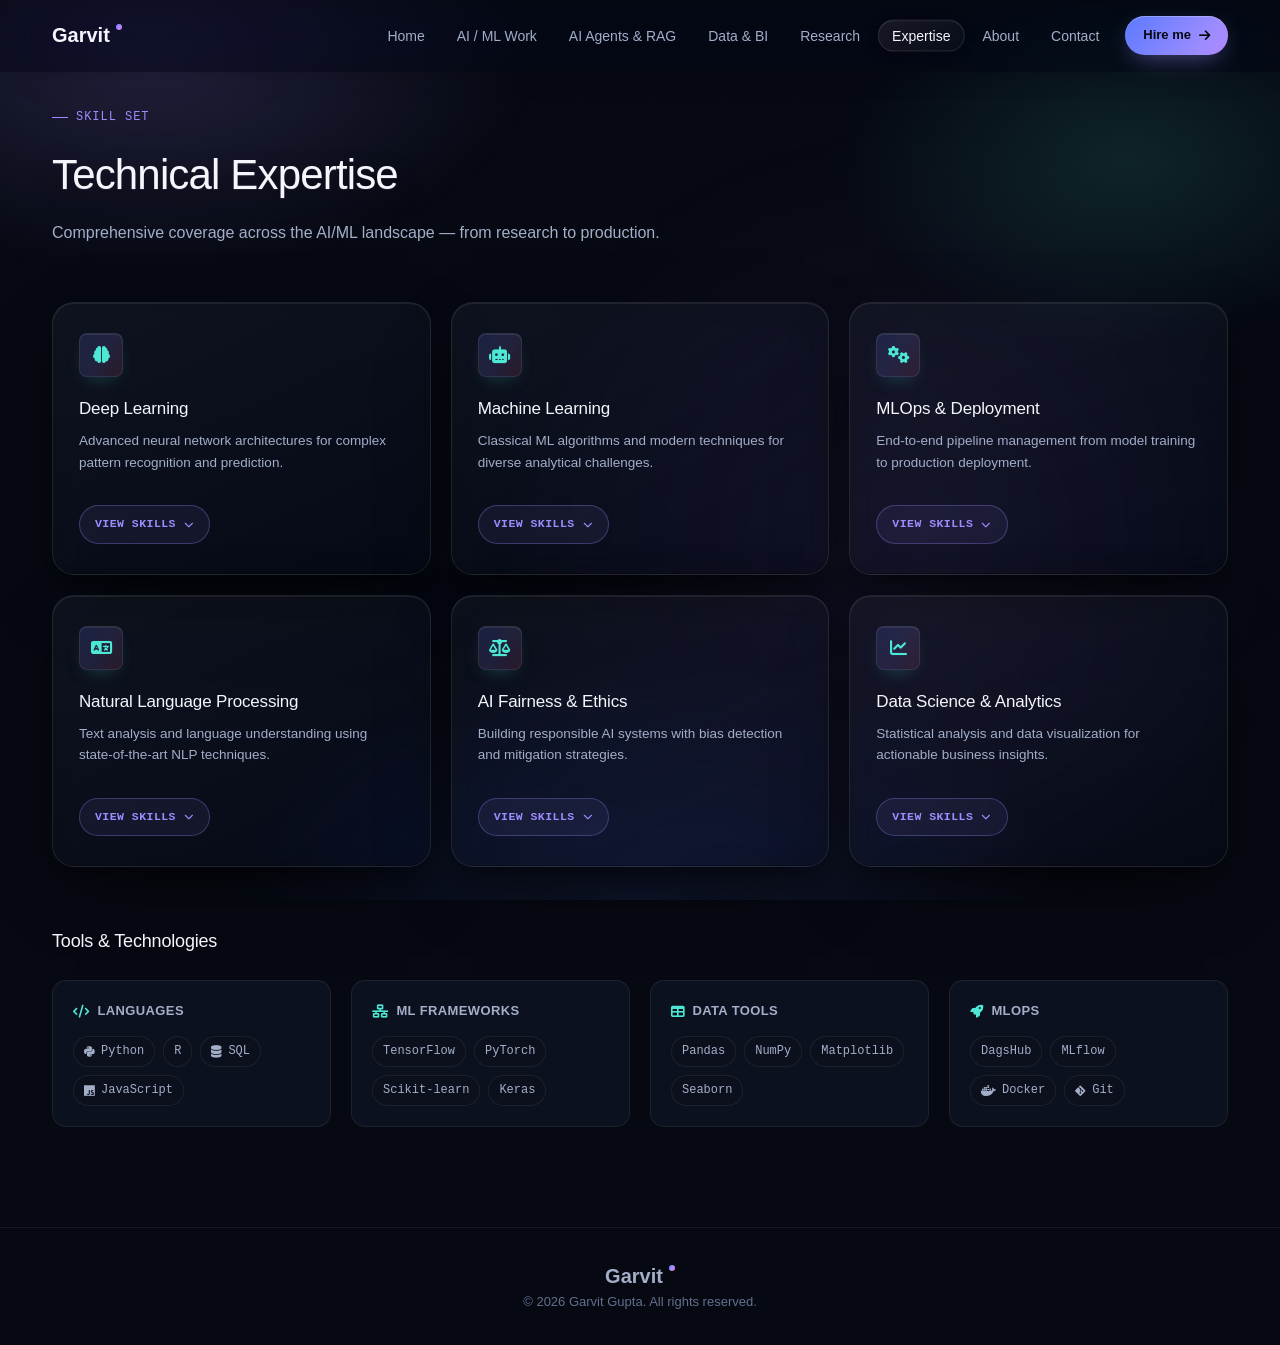
<file: expertise.html>
<!DOCTYPE html>
<html lang="en">

<head>
  <meta charset="UTF-8">
  <meta name="viewport" content="width=device-width, initial-scale=1.0, viewport-fit=cover">
  <meta name="theme-color" content="#060912">
  <title>Expertise — Garvit Gupta</title>
  <meta name="description" content="Tools and technical expertise of Garvit Gupta across ML, data, and MLOps.">
  <meta name="author" content="Garvit Gupta">
  <meta name="robots" content="index, follow">

  <meta property="og:type" content="website">
  <meta property="og:title" content="Expertise — Garvit Gupta">
  <meta property="og:description" content="Tools and technical expertise of Garvit Gupta across ML, data, and MLOps.">
  <meta property="og:site_name" content="Garvit Gupta">

  <meta http-equiv="Content-Security-Policy" content="default-src 'self'; script-src 'self'; style-src 'self' 'unsafe-inline' https://fonts.googleapis.com https://cdnjs.cloudflare.com; font-src https://fonts.gstatic.com https://cdnjs.cloudflare.com; img-src 'self' data:; media-src 'self'; connect-src 'self'; object-src 'none'; base-uri 'self'; form-action 'self'; upgrade-insecure-requests">
  <meta http-equiv="X-Content-Type-Options" content="nosniff">
  <meta name="referrer" content="strict-origin-when-cross-origin">

  <link rel="preconnect" href="https://fonts.googleapis.com">
  <link rel="preconnect" href="https://fonts.gstatic.com" crossorigin>
  <link
    href="https://fonts.googleapis.com/css2?family=Space+Grotesk:wght@500;600;700&family=Inter:wght@100;200;300;400;500;600;700&family=JetBrains+Mono:wght@400;500;600&display=swap"
    rel="stylesheet">

  <link rel="stylesheet" href="https://cdnjs.cloudflare.com/ajax/libs/font-awesome/6.4.0/css/all.min.css"
    integrity="sha512-iecdLmaskl7CVkqkXNQ/ZH/XLlvWZOJyj7Yy7tcenmpD1ypASozpmT/E0iPtmFIB46ZmdtAc9eNBvH0H/ZpiBw=="
    crossorigin="anonymous" referrerpolicy="no-referrer">

  <link rel="stylesheet" href="style.css?v=9">
</head>

<body>
  <div class="scroll-progress" id="scrollProgress" aria-hidden="true"></div>
  <a class="skip-link" href="#expertise">Skip to content</a>

  <!-- ==================== NAVIGATION ==================== -->
  <nav class="navbar" id="navbar">
    <div class="nav-container">
      <a href="index.html#home" class="logo">Garvit<span class="dot"></span></a>

      <button class="nav-hamburger" id="navHamburger" aria-label="Toggle menu" aria-expanded="false">
        <span></span><span></span><span></span>
      </button>

      <div class="nav-links-wrap">
        <span class="nav-indicator" id="navIndicator" aria-hidden="true"></span>
        <ul class="nav-links" id="navLinks">
          <li><a href="index.html#home" class="nav-link">Home</a></li>
          <li><a href="projects.html" class="nav-link">AI / ML Work</a></li>
          <li><a href="ai-agents.html" class="nav-link">AI Agents &amp; RAG</a></li>
          <li><a href="data-bi.html" class="nav-link">Data &amp; BI</a></li>
          <li><a href="research.html" class="nav-link">Research</a></li>
          <li><a href="expertise.html" class="nav-link active">Expertise</a></li>
          <li><a href="about.html" class="nav-link">About</a></li>
          <li><a href="contact.html" class="nav-link">Contact</a></li>
          <li><a href="contact.html" class="nav-cta" data-magnetic>Hire me <i class="fas fa-arrow-right"></i></a></li>
        </ul>
      </div>
    </div>
  </nav>

  <main id="expertise-main">

    <section id="expertise" class="section">
      <div class="container">
        <div class="section-header reveal">
          <div class="section-eyebrow">Skill Set</div>
          <h2 class="section-title">Technical Expertise</h2>
          <p class="section-subtitle">Comprehensive coverage across the AI/ML landscape — from research to production.
          </p>
        </div>

        <div class="expertise-grid">
          <div class="fx-card expertise-card reveal" data-expand>
            <div class="expertise-icon"><i class="fas fa-brain"></i></div>
            <h3 class="expertise-title">Deep Learning</h3>
            <p class="expertise-description">Advanced neural network architectures for complex pattern recognition and
              prediction.</p>
            <div class="card-expand-panel">
              <ul class="expertise-skills">
                <li>CNNs &amp; Computer Vision</li>
                <li>RNNs &amp; LSTM Networks</li>
                <li>Transformers &amp; Attention</li>
                <li>GANs &amp; Generative Models</li>
              </ul>
            </div>
            <button type="button" class="card-expand-btn" aria-expanded="false">
              <span class="expand-label-more">View skills</span>
              <span class="expand-label-less">Hide skills</span>
              <i class="fas fa-chevron-down"></i>
            </button>
          </div>

          <div class="fx-card expertise-card reveal" data-expand>
            <div class="expertise-icon"><i class="fas fa-robot"></i></div>
            <h3 class="expertise-title">Machine Learning</h3>
            <p class="expertise-description">Classical ML algorithms and modern techniques for diverse analytical
              challenges.</p>
            <div class="card-expand-panel">
              <ul class="expertise-skills">
                <li>Supervised Learning</li>
                <li>Unsupervised Learning</li>
                <li>Ensemble Methods</li>
                <li>Feature Engineering</li>
              </ul>
            </div>
            <button type="button" class="card-expand-btn" aria-expanded="false">
              <span class="expand-label-more">View skills</span>
              <span class="expand-label-less">Hide skills</span>
              <i class="fas fa-chevron-down"></i>
            </button>
          </div>

          <div class="fx-card expertise-card reveal" data-expand>
            <div class="expertise-icon"><i class="fas fa-cogs"></i></div>
            <h3 class="expertise-title">MLOps &amp; Deployment</h3>
            <p class="expertise-description">End-to-end pipeline management from model training to production
              deployment.</p>
            <div class="card-expand-panel">
              <ul class="expertise-skills">
                <li>CI/CD Pipelines</li>
                <li>Model Monitoring</li>
                <li>DagsHub &amp; MLflow</li>
                <li>Containerization</li>
              </ul>
            </div>
            <button type="button" class="card-expand-btn" aria-expanded="false">
              <span class="expand-label-more">View skills</span>
              <span class="expand-label-less">Hide skills</span>
              <i class="fas fa-chevron-down"></i>
            </button>
          </div>

          <div class="fx-card expertise-card reveal" data-expand>
            <div class="expertise-icon"><i class="fas fa-language"></i></div>
            <h3 class="expertise-title">Natural Language Processing</h3>
            <p class="expertise-description">Text analysis and language understanding using state-of-the-art NLP
              techniques.</p>
            <div class="card-expand-panel">
              <ul class="expertise-skills">
                <li>Sentiment Analysis</li>
                <li>Text Classification</li>
                <li>LLM Integration</li>
                <li>Named Entity Recognition</li>
              </ul>
            </div>
            <button type="button" class="card-expand-btn" aria-expanded="false">
              <span class="expand-label-more">View skills</span>
              <span class="expand-label-less">Hide skills</span>
              <i class="fas fa-chevron-down"></i>
            </button>
          </div>

          <div class="fx-card expertise-card reveal" data-expand>
            <div class="expertise-icon"><i class="fas fa-balance-scale"></i></div>
            <h3 class="expertise-title">AI Fairness &amp; Ethics</h3>
            <p class="expertise-description">Building responsible AI systems with bias detection and mitigation
              strategies.</p>
            <div class="card-expand-panel">
              <ul class="expertise-skills">
                <li>Bias Detection</li>
                <li>Fairness Metrics</li>
                <li>Model Explainability</li>
                <li>Ethical AI Practices</li>
              </ul>
            </div>
            <button type="button" class="card-expand-btn" aria-expanded="false">
              <span class="expand-label-more">View skills</span>
              <span class="expand-label-less">Hide skills</span>
              <i class="fas fa-chevron-down"></i>
            </button>
          </div>

          <div class="fx-card expertise-card reveal" data-expand>
            <div class="expertise-icon"><i class="fas fa-chart-line"></i></div>
            <h3 class="expertise-title">Data Science &amp; Analytics</h3>
            <p class="expertise-description">Statistical analysis and data visualization for actionable business
              insights.</p>
            <div class="card-expand-panel">
              <ul class="expertise-skills">
                <li>Statistical Modeling</li>
                <li>Data Visualization</li>
                <li>A/B Testing</li>
                <li>Predictive Analytics</li>
              </ul>
            </div>
            <button type="button" class="card-expand-btn" aria-expanded="false">
              <span class="expand-label-more">View skills</span>
              <span class="expand-label-less">Hide skills</span>
              <i class="fas fa-chevron-down"></i>
            </button>
          </div>
        </div>

        <div class="tools-section reveal">
          <h3 class="tools-title">Tools &amp; Technologies</h3>
          <div class="tools-grid">
            <div class="tool-category">
              <h4><i class="fas fa-code"></i> Languages</h4>
              <div class="tool-tags">
                <span class="tool-tag"><i class="fab fa-python"></i> Python</span>
                <span class="tool-tag">R</span>
                <span class="tool-tag"><i class="fas fa-database"></i> SQL</span>
                <span class="tool-tag"><i class="fab fa-js"></i> JavaScript</span>
              </div>
            </div>
            <div class="tool-category">
              <h4><i class="fas fa-network-wired"></i> ML Frameworks</h4>
              <div class="tool-tags">
                <span class="tool-tag">TensorFlow</span>
                <span class="tool-tag">PyTorch</span>
                <span class="tool-tag">Scikit-learn</span>
                <span class="tool-tag">Keras</span>
              </div>
            </div>
            <div class="tool-category">
              <h4><i class="fas fa-table"></i> Data Tools</h4>
              <div class="tool-tags">
                <span class="tool-tag">Pandas</span>
                <span class="tool-tag">NumPy</span>
                <span class="tool-tag">Matplotlib</span>
                <span class="tool-tag">Seaborn</span>
              </div>
            </div>
            <div class="tool-category">
              <h4><i class="fas fa-rocket"></i> MLOps</h4>
              <div class="tool-tags">
                <span class="tool-tag">DagsHub</span>
                <span class="tool-tag">MLflow</span>
                <span class="tool-tag"><i class="fab fa-docker"></i> Docker</span>
                <span class="tool-tag"><i class="fab fa-git-alt"></i> Git</span>
              </div>
            </div>
          </div>
        </div>
      </div>
    </section>

  </main>

  <footer class="footer">
    <div class="container footer-inner">
      <a href="index.html#home" class="logo">Garvit<span class="dot"></span></a>
      <p>&copy; <span id="footerYear"></span> Garvit Gupta. All rights reserved.</p>
    </div>
  </footer>

  <button type="button" class="back-to-top" id="backToTop" aria-label="Back to top">
    <i class="fas fa-arrow-up"></i>
  </button>

  <a href="contact.html" class="mobile-fab-cta" id="mobileFabCta" data-magnetic>
    <span>Hire me</span> <i class="fas fa-arrow-right"></i>
  </a>

  <script src="script.js?v=8"></script>
</body>

</html>
</file>
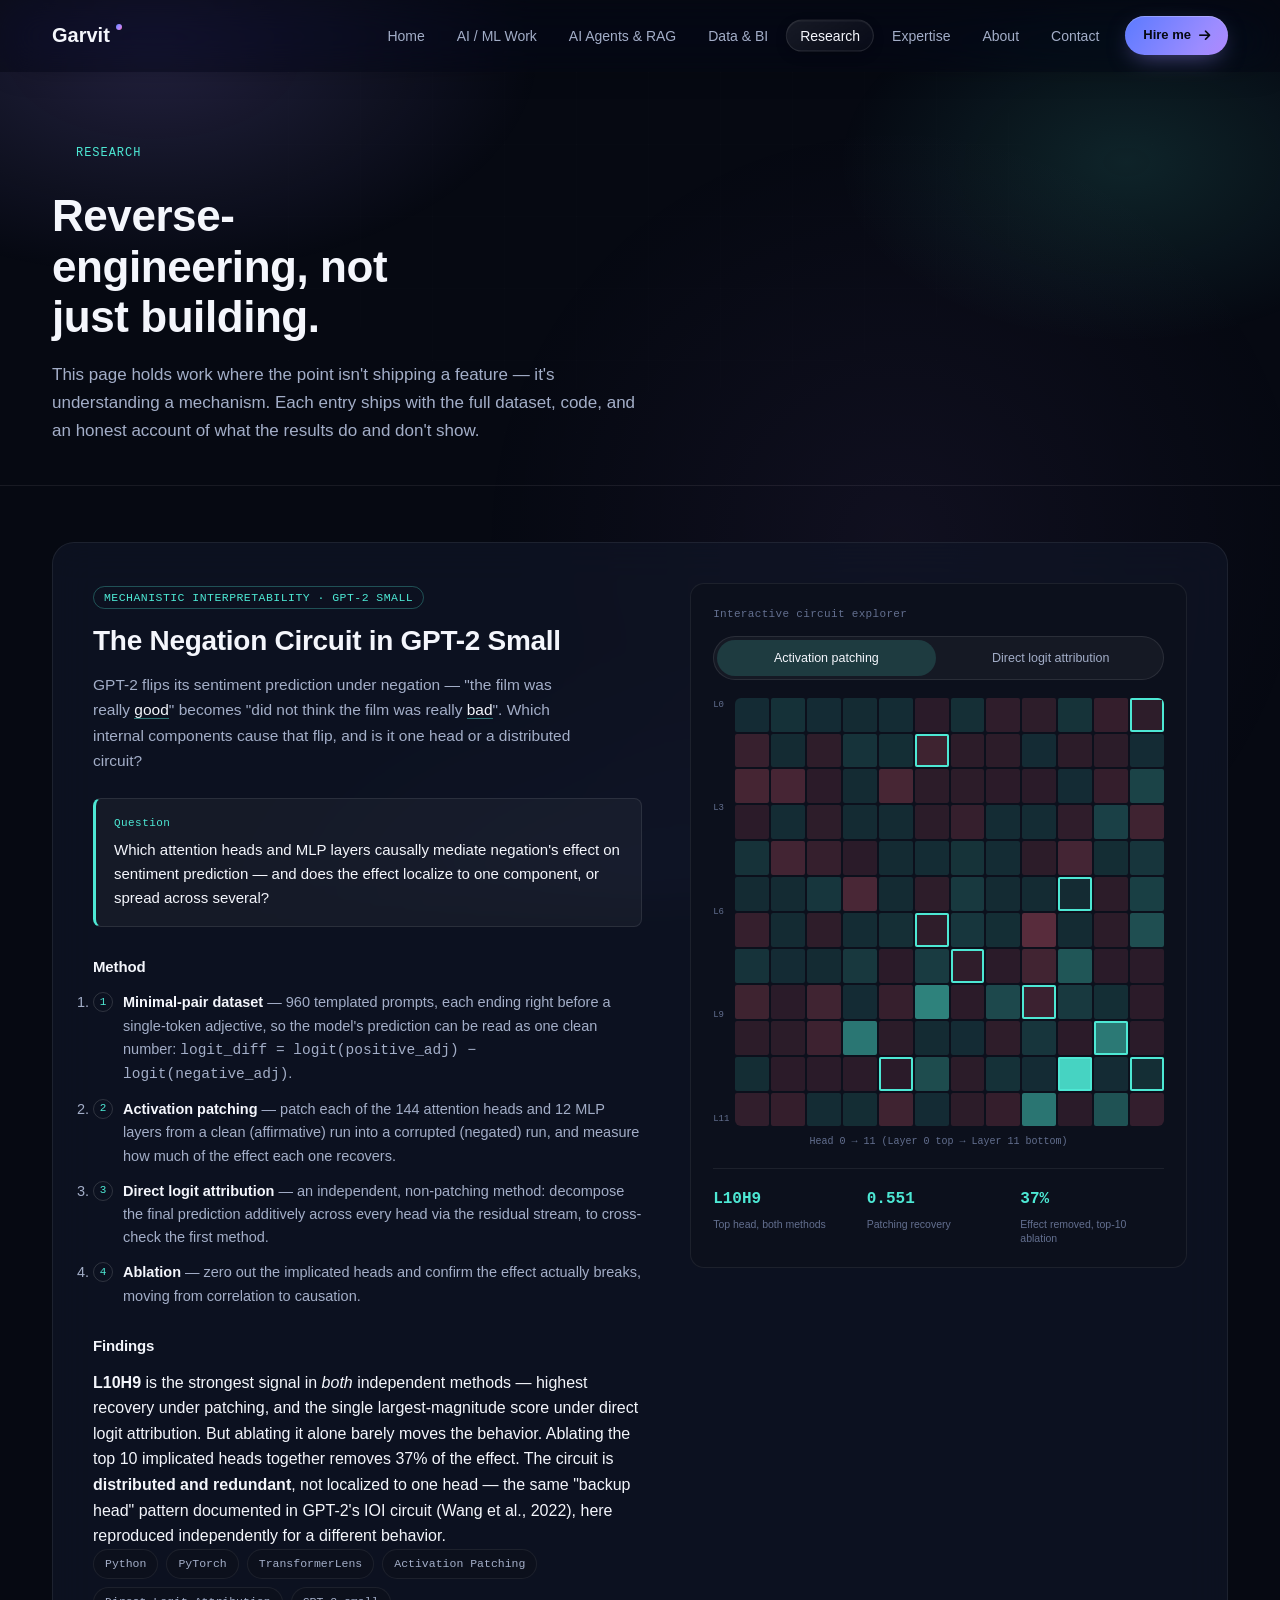
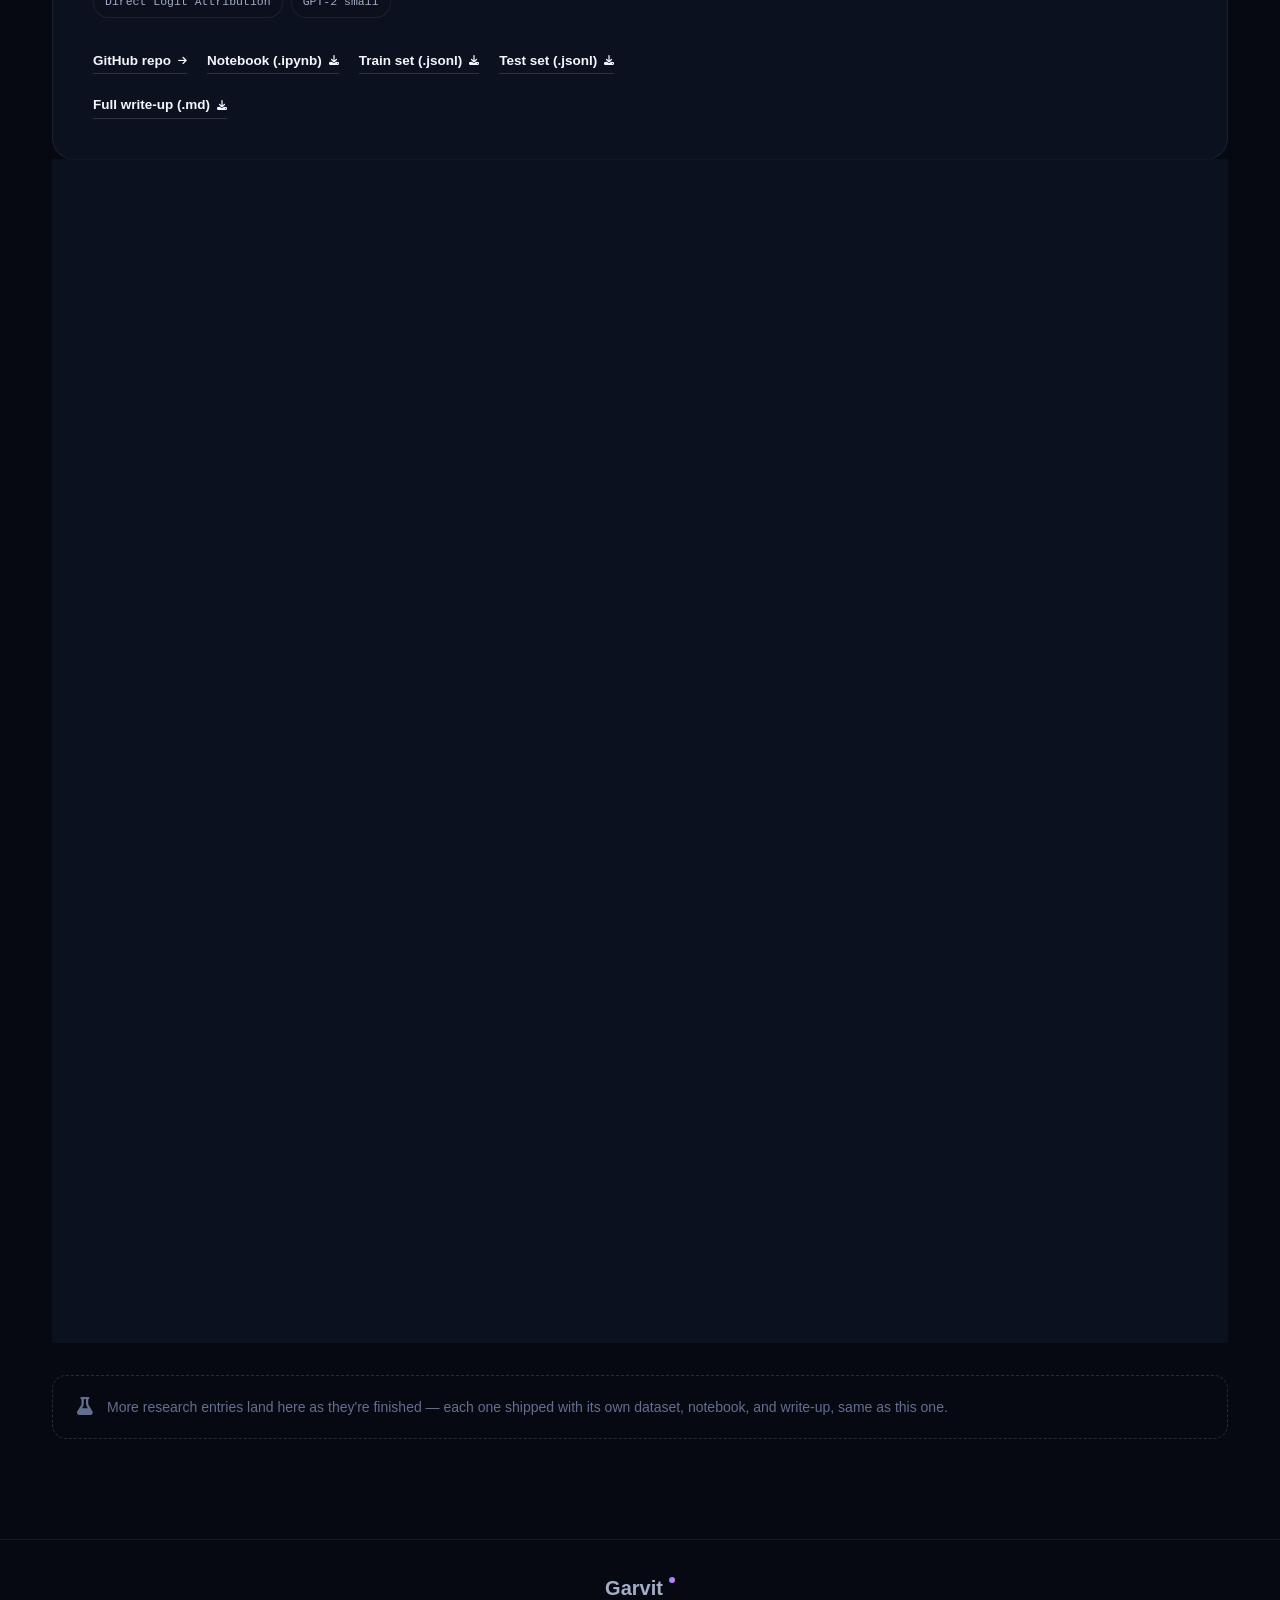
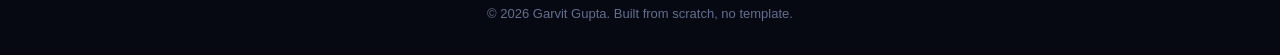
<file: research.html>
<!DOCTYPE html>
<html lang="en">

<head>
  <meta charset="UTF-8">
  <meta name="viewport" content="width=device-width, initial-scale=1.0, viewport-fit=cover">
  <meta name="theme-color" content="#060912">
  <title>Research — Garvit Gupta</title>
  <meta name="description"
    content="Deep-dive research and reverse-engineering projects by Garvit Gupta — mechanistic interpretability, novel evaluations, and from-scratch investigations, with full code and data shared.">
  <meta name="author" content="Garvit Gupta">
  <meta name="robots" content="index, follow">

  <meta property="og:type" content="website">
  <meta property="og:title" content="Research — Garvit Gupta">
  <meta property="og:description"
    content="Mechanistic interpretability and reverse-engineering research, with full code, data and write-ups shared.">
  <meta property="og:site_name" content="Garvit Gupta">

  <meta http-equiv="Content-Security-Policy"
    content="default-src 'self'; script-src 'self'; style-src 'self' 'unsafe-inline' https://fonts.googleapis.com https://cdnjs.cloudflare.com; font-src https://fonts.gstatic.com https://cdnjs.cloudflare.com; img-src 'self' data:; media-src 'self'; connect-src 'self'; object-src 'none'; base-uri 'self'; form-action 'self'; upgrade-insecure-requests">
  <meta http-equiv="X-Content-Type-Options" content="nosniff">
  <meta name="referrer" content="strict-origin-when-cross-origin">

  <link rel="preconnect" href="https://fonts.googleapis.com">
  <link rel="preconnect" href="https://fonts.gstatic.com" crossorigin>
  <link
    href="https://fonts.googleapis.com/css2?family=Space+Grotesk:wght@500;600;700&family=Inter:wght@100;200;300;400;500;600;700&family=JetBrains+Mono:wght@400;500;600&display=swap"
    rel="stylesheet">

  <link rel="stylesheet" href="https://cdnjs.cloudflare.com/ajax/libs/font-awesome/6.4.0/css/all.min.css"
    integrity="sha512-iecdLmaskl7CVkqkXNQ/ZH/XLlvWZOJyj7Yy7tcenmpD1ypASozpmT/E0iPtmFIB46ZmdtAc9eNBvH0H/ZpiBw=="
    crossorigin="anonymous" referrerpolicy="no-referrer">

  <link rel="stylesheet" href="style.css?v=10">
  <link rel="stylesheet" href="research.css?v=2">
</head>

<body>
  <div class="scroll-progress" id="scrollProgress" aria-hidden="true"></div>
  <a class="skip-link" href="#research-main">Skip to content</a>

  <!-- ==================== NAVIGATION ==================== -->
  <nav class="navbar" id="navbar">
    <div class="nav-container">
      <a href="index.html#home" class="logo">Garvit<span class="dot"></span></a>

      <button class="nav-hamburger" id="navHamburger" aria-label="Toggle menu" aria-expanded="false">
        <span></span><span></span><span></span>
      </button>

      <div class="nav-links-wrap">
        <span class="nav-indicator" id="navIndicator" aria-hidden="true"></span>
        <ul class="nav-links" id="navLinks">
          <li><a href="index.html#home" class="nav-link">Home</a></li>
          <li><a href="projects.html" class="nav-link">AI / ML Work</a></li>
          <li><a href="ai-agents.html" class="nav-link">AI Agents &amp; RAG</a></li>
          <li><a href="data-bi.html" class="nav-link">Data &amp; BI</a></li>
          <li><a href="research.html" class="nav-link active">Research</a></li>
          <li><a href="expertise.html" class="nav-link">Expertise</a></li>
          <li><a href="about.html" class="nav-link">About</a></li>
          <li><a href="contact.html" class="nav-link">Contact</a></li>
          <li><a href="contact.html" class="nav-cta" data-magnetic>Hire me <i class="fas fa-arrow-right"></i></a>
          </li>
        </ul>
      </div>
    </div>
  </nav>

  <main id="research-main">

    <!-- ==================== RESEARCH HEADER ==================== -->
    <section id="research-header" class="research-header">
      <div class="container">
        <div class="section-eyebrow">Research</div>
        <h1 class="research-title">Reverse-engineering, not just building.</h1>
        <p class="research-lede">
          This page holds work where the point isn't shipping a feature — it's understanding a
          mechanism. Each entry ships with the full dataset, code, and an honest account of what
          the results do and don't show.
        </p>
      </div>
    </section>

    <!-- ==================== RESEARCH ENTRIES ==================== -->
    <section id="research-list" class="research-list">
      <div class="container">

        <!-- Entry 1 — Negation Circuit -->
        <article class="research-entry reveal" id="research-negation-circuit">
          <div class="research-entry-main">
            <div class="research-entry-top">
              <span class="project-category">Mechanistic Interpretability · GPT-2 small</span>
            </div>
            <h2 class="research-entry-title">The Negation Circuit in GPT-2 Small</h2>
            <p class="research-entry-teaser">
              GPT-2 flips its sentiment prediction under negation — "the film was really
              <em>good</em>" becomes "did not think the film was really <em>bad</em>". Which
              internal components cause that flip, and is it one head or a distributed circuit?
            </p>

            <div class="research-question">
              <span class="research-question-label">Question</span>
              <p>Which attention heads and MLP layers causally mediate negation's effect on
                sentiment prediction — and does the effect localize to one component, or spread
                across several?</p>
            </div>

            <h3 class="research-subhead">Method</h3>
            <ol class="research-method-list">
              <li><strong>Minimal-pair dataset</strong> — 960 templated prompts, each ending right
                before a single-token adjective, so the model's prediction can be read as one clean
                number: <code>logit_diff = logit(positive_adj) − logit(negative_adj)</code>.</li>
              <li><strong>Activation patching</strong> — patch each of the 144 attention heads and
                12 MLP layers from a clean (affirmative) run into a corrupted (negated) run, and
                measure how much of the effect each one recovers.</li>
              <li><strong>Direct logit attribution</strong> — an independent, non-patching method:
                decompose the final prediction additively across every head via the residual
                stream, to cross-check the first method.</li>
              <li><strong>Ablation</strong> — zero out the implicated heads and confirm the effect
                actually breaks, moving from correlation to causation.</li>
            </ol>

            <h3 class="research-subhead">Findings</h3>
            <p>
              <strong>L10H9</strong> is the strongest signal in <em>both</em> independent methods —
              highest recovery under patching, and the single largest-magnitude score under direct
              logit attribution. But ablating it alone barely moves the behavior. Ablating the top
              10 implicated heads together removes 37% of the effect. The circuit is
              <strong>distributed and redundant</strong>, not localized to one head — the same
              "backup head" pattern documented in GPT-2's IOI circuit (Wang et al., 2022), here
              reproduced independently for a different behavior.
            </p>

            <div class="tech-stack">
              <span class="tech-tag">Python</span>
              <span class="tech-tag">PyTorch</span>
              <span class="tech-tag">TransformerLens</span>
              <span class="tech-tag">Activation Patching</span>
              <span class="tech-tag">Direct Logit Attribution</span>
              <span class="tech-tag">GPT-2 small</span>
            </div>

            <div class="project-actions research-actions">
              <a href="https://github.com/garvitwork/REVERSE_ENGINEERING_GPT2" class="project-link"
                target="_blank" rel="noopener noreferrer">GitHub repo <i class="fas fa-arrow-right"></i></a>
              <a href="research/negation-circuit-downloads/negation_circuit.ipynb" class="project-link" download>
                Notebook (.ipynb) <i class="fas fa-download"></i></a>
              <a href="research/negation-circuit-downloads/train.jsonl" class="project-link" download>
                Train set (.jsonl) <i class="fas fa-download"></i></a>
              <a href="research/negation-circuit-downloads/test.jsonl" class="project-link" download>
                Test set (.jsonl) <i class="fas fa-download"></i></a>
              <a href="research/negation-circuit-downloads/RESULTS.md" class="project-link" download>
                Full write-up (.md) <i class="fas fa-download"></i></a>
            </div>
          </div>

          <!-- Interactive circuit explorer -->
          <div class="circuit-widget" data-circuit-widget>
            <div class="circuit-widget-head">
              <span class="circuit-widget-label">Interactive circuit explorer</span>
              <div class="circuit-toggle" role="tablist" aria-label="Choose visualization">
                <button type="button" class="circuit-toggle-btn is-active" data-metric="patching"
                  role="tab" aria-selected="true">Activation patching</button>
                <button type="button" class="circuit-toggle-btn" data-metric="dla" role="tab"
                  aria-selected="false">Direct logit attribution</button>
              </div>
            </div>

            <div class="circuit-grid-wrap">
              <div class="circuit-grid-labels-y" aria-hidden="true"></div>
              <div class="circuit-grid" data-circuit-grid role="img"
                aria-label="Heatmap of 12 layers by 12 heads showing each head's causal effect on the negation behavior">
              </div>
            </div>
            <div class="circuit-grid-labels-x" aria-hidden="true">Head 0 → 11 (Layer 0 top → Layer 11 bottom)</div>

            <div class="circuit-tooltip" data-circuit-tooltip hidden></div>

            <div class="circuit-stats">
              <div class="circuit-stat">
                <span class="circuit-stat-value">L10H9</span>
                <span class="circuit-stat-label">Top head, both methods</span>
              </div>
              <div class="circuit-stat">
                <span class="circuit-stat-value">0.551</span>
                <span class="circuit-stat-label">Patching recovery</span>
              </div>
              <div class="circuit-stat">
                <span class="circuit-stat-value">37%</span>
                <span class="circuit-stat-label">Effect removed, top-10 ablation</span>
              </div>
            </div>
          </div>
        </article>

        <!-- Entry 2 — The Agent Exchange -->
        <article class="research-entry reveal" id="research-agent-exchange">
          <div class="research-entry-main">
            <div class="research-entry-top">
              <span class="project-category">Agentic AI · Multi-Agent Market Simulation</span>
            </div>
            <h2 class="research-entry-title">The Agent Exchange: Specialization Without Assignment</h2>
            <p class="research-entry-teaser">
              Five identical agents, each with a hidden skill profile <em>they don't know
              themselves</em>, bid for incoming work in an auction. No agent is ever told what
              it's good at. Does the market alone route each task to the agent that's actually
              best at it?
            </p>

            <div class="research-question">
              <span class="research-question-label">Question</span>
              <p>Can a cost-weighted-by-reputation auction produce emergent task specialization
                from outcome feedback alone — and does it beat naive static routing?</p>
            </div>

            <h3 class="research-subhead">Method</h3>
            <ol class="research-method-list">
              <li><strong>Hidden-skill agents</strong> — 5 agents, each with a randomly generated,
                undisclosed competence vector across 4 task types (code fix, summarization, math,
                research lookup). The market never sees this vector.</li>
              <li><strong>Cost-weighted auction</strong> — each agent bids a self-estimated price
                derived from its <em>own</em> reputation, not its true skill; the winner is chosen
                by price divided by reputation, so an unproven agent must underbid to earn a
                chance to build trust.</li>
              <li><strong>Asymmetric reputation update</strong> — an Elo-style rule where failures
                move reputation down faster than successes move it up, so the market can't be
                fooled by a lucky streak.</li>
              <li><strong>Static baseline</strong> — the identical agents and task stream, routed
                by round-robin instead of the auction, to isolate what the market mechanism itself
                contributes.</li>
            </ol>

            <h3 class="research-subhead">Findings</h3>
            <p>
              By the final 100-task window, the true specialist in each domain wins effectively
              all of it — <strong>code_fix</strong>, <strong>math</strong> and
              <strong>summarization</strong> each collapse to a single winning agent, purely from
              bidding and reputation feedback, with no agent ever told its own skill. The market
              beat the round-robin baseline <strong>35.7% vs 31.9%</strong> success rate.
              <strong>Research lookup</strong> — the one task type with no standout specialist —
              stays contested instead of collapsing, which is itself evidence the market tracks
              real competence rather than noise.
            </p>

            <div class="tech-stack">
              <span class="tech-tag">Python</span>
              <span class="tech-tag">NumPy</span>
              <span class="tech-tag">Auction Mechanism Design</span>
              <span class="tech-tag">Reputation Systems</span>
              <span class="tech-tag">Multi-Agent Simulation</span>
            </div>

            <div class="project-actions research-actions">
              <a href="https://github.com/garvitwork/AGENT_EXCHANGE" class="project-link"
                target="_blank" rel="noopener noreferrer">GitHub repo <i class="fas fa-arrow-right"></i></a>
              <a href="research/agent-exchange-downloads/simulate.py" class="project-link" download>
                Simulation (.py) <i class="fas fa-download"></i></a>
              <a href="research/agent-exchange-downloads/dashboard_data.json" class="project-link" download>
                Run data (.json) <i class="fas fa-download"></i></a>
              <a href="research/agent-exchange-downloads/RESULTS.md" class="project-link" download>
                Full write-up (.md) <i class="fas fa-download"></i></a>
            </div>
          </div>

          <!-- Interactive specialization explorer -->
          <div class="circuit-widget market-widget" data-market-widget>
            <div class="circuit-widget-head">
              <span class="circuit-widget-label">Interactive specialization explorer</span>
              <div class="circuit-toggle" role="tablist" aria-label="Choose task type">
                <button type="button" class="circuit-toggle-btn is-active" data-task="code_fix"
                  role="tab" aria-selected="true">Code fix</button>
                <button type="button" class="circuit-toggle-btn" data-task="math" role="tab"
                  aria-selected="false">Math</button>
                <button type="button" class="circuit-toggle-btn" data-task="summarization"
                  role="tab" aria-selected="false">Summarization</button>
                <button type="button" class="circuit-toggle-btn" data-task="research_lookup"
                  role="tab" aria-selected="false">Research lookup</button>
              </div>
            </div>

            <div class="market-legend" data-market-legend aria-hidden="true"></div>

            <div class="market-chart-wrap">
              <svg viewBox="0 0 320 130" preserveAspectRatio="none" data-market-svg role="img"
                aria-label="Stacked win share per agent across training windows"></svg>
            </div>

            <div class="market-controls">
              <button type="button" class="market-play-btn" data-market-play>
                <i class="fas fa-play"></i> Play
              </button>
              <input type="range" min="0" max="14" value="14" step="1" data-market-scrub
                aria-label="Training window">
            </div>
            <div class="market-scrub-readout mono" data-market-readout></div>

            <div class="circuit-tooltip" data-market-tooltip hidden></div>

            <div class="circuit-stats">
              <div class="circuit-stat">
                <span class="circuit-stat-value" data-stat-leader>—</span>
                <span class="circuit-stat-label">Leading agent, this window</span>
              </div>
              <div class="circuit-stat">
                <span class="circuit-stat-value" data-stat-share>—</span>
                <span class="circuit-stat-label">Leader's win share</span>
              </div>
              <div class="circuit-stat">
                <span class="circuit-stat-value">+3.8pts</span>
                <span class="circuit-stat-label">Market vs baseline success</span>
                <a href="https://garvitwork.github.io/SELF_EXPLAIN_AGENTS/" class="project-link"
                target="_blank" rel="noopener noreferrer">WIDE USE CASE <i class="fas fa-arrow-right"></i></a>
              </div>
            </div>
          </div>
        </article>

        <div class="research-more-note reveal">
          <i class="fas fa-flask"></i>
          <p>More research entries land here as they're finished — each one shipped with its own
            dataset, notebook, and write-up, same as this one.</p>
        </div>

      </div>
    </section>

  </main>

  <footer class="footer">
    <div class="container footer-inner">
      <a href="index.html#home" class="logo">Garvit<span class="dot"></span></a>
      <p>&copy; <span id="footerYear"></span> Garvit Gupta. Built from scratch, no template.</p>
    </div>
  </footer>

  <button type="button" class="back-to-top" id="backToTop" aria-label="Back to top">
    <i class="fas fa-arrow-up"></i>
  </button>

  <script src="script.js?v=9"></script>
  <script src="research.js?v=2"></script>
</body>

</html>
</file>
<file: style.css>
/* ==========================================================================
   Garvit Gupta — Portfolio
   Design system: deep graphite background, violet→cyan gradient accent,
   Space Grotesk (display) / Inter (body) / JetBrains Mono (data & labels).
   ========================================================================== */

:root {
  /* ---- surfaces ---- */
  --bg: #060912;
  --bg-raised: #0c101c;
  --surface: rgba(16, 22, 38, 0.72);
  --surface-2: rgba(22, 30, 50, 0.85);
  --surface-solid: #121829;
  --glass: rgba(255, 255, 255, 0.04);
  --glass-border: rgba(255, 255, 255, 0.09);
  --border: rgba(255, 255, 255, 0.07);
  --border-strong: rgba(255, 255, 255, 0.14);

  /* ---- text ---- */
  --text: #f4f6fc;
  --text-dim: #a3aec8;
  --text-faint: #636f8f;

  /* ---- accent ---- */
  --violet: #9d8cff;
  --violet-dim: #7b6bef;
  --violet-rgb: 157, 140, 255;
  --cyan: #4de8d4;
  --cyan-rgb: 77, 232, 212;
  --cobalt: #5b7aff;
  --cobalt-rgb: 91, 122, 255;
  --coral: #ff6b82;
  --coral-rgb: 255, 107, 130;
  --amber: #f7c04a;
  --platinum: #dce2f0;
  --danger: #ff7088;

  /* one identity spanning two disciplines: cobalt (AI/ML) through violet
     (the person) to coral (Data/BI) */
  --gradient: linear-gradient(125deg, var(--cobalt) 0%, var(--violet) 42%, #c084fc 68%, var(--coral) 100%);
  --gradient-soft: linear-gradient(125deg, rgba(91, 122, 255, 0.16) 0%, rgba(157, 140, 255, 0.14) 50%, rgba(255, 107, 130, 0.12) 100%);
  --gradient-shine: linear-gradient(135deg, rgba(255, 255, 255, 0.18) 0%, rgba(255, 255, 255, 0) 42%, rgba(255, 255, 255, 0.08) 100%);

  /* ---- section-scoped accent (redefined per work branch below) ---- */
  --accent: var(--violet);
  --accent-rgb: var(--violet-rgb);

  /* ---- type ---- */
  --font-display: 'Space Grotesk', 'Inter', sans-serif;
  --font-hero: 'Inter', 'Space Grotesk', sans-serif;
  --font-body: 'Inter', sans-serif;
  --font-mono: 'JetBrains Mono', monospace;

  /* ---- layout ---- */
  --container: 1240px;
  --radius-sm: 8px;
  --radius-md: 14px;
  --radius-lg: 22px;
  --nav-h: 72px;

  --shadow-lift: 0 28px 70px -24px rgba(0, 0, 0, 0.72), 0 12px 28px -12px rgba(0, 0, 0, 0.45);
  --shadow-glow: 0 0 0 1px rgba(157, 140, 255, 0.22), 0 22px 56px -18px rgba(157, 140, 255, 0.38);
  --shadow-3d:
    0 1px 0 rgba(255, 255, 255, 0.07) inset,
    0 -1px 0 rgba(0, 0, 0, 0.35) inset,
    0 24px 60px -28px rgba(0, 0, 0, 0.75);
  --shadow-depth: 0 40px 100px -40px rgba(0, 0, 0, 0.85);
}

/* ---------------------------------------------------------------------- */
/* Branch accents — the same components pick up a different personality    */
/* depending on which body of work they sit inside.                        */
/* ---------------------------------------------------------------------- */
#projects {
  --accent: var(--cobalt);
  --accent-rgb: var(--cobalt-rgb);
}

#data-bi {
  --accent: var(--coral);
  --accent-rgb: var(--coral-rgb);
}

/* ---------------------------------------------------------------------- */
/* Reset                                                                   */
/* ---------------------------------------------------------------------- */
*,
*::before,
*::after {
  box-sizing: border-box;
  margin: 0;
  padding: 0;
}

html {
  scroll-behavior: smooth;
  scroll-padding-top: var(--nav-h);
  overflow-x: hidden;
  max-width: 100%;
}

@media (prefers-reduced-motion: reduce) {
  html {
    scroll-behavior: auto;
  }

  *,
  *::before,
  *::after {
    animation-duration: 0.01ms !important;
    animation-iteration-count: 1 !important;
    transition-duration: 0.01ms !important;
    scroll-behavior: auto !important;
  }
}

body {
  background: var(--bg);
  color: var(--text);
  font-family: var(--font-body);
  line-height: 1.6;
  -webkit-font-smoothing: antialiased;
  overflow-x: hidden;
  max-width: 100%;
  position: relative;
  -webkit-tap-highlight-color: transparent;
}

a,
button,
[data-expand],
.nav-link,
.nav-cta,
.tech-tag,
.tool-tag,
.about-tag {
  touch-action: manipulation;
}

/* subtle ambient background field */
body::before {
  content: '';
  position: fixed;
  inset: 0;
  z-index: 0;
  pointer-events: none;
  background:
    radial-gradient(ellipse 55% 45% at 12% 6%, rgba(157, 140, 255, 0.18) 0%, transparent 55%),
    radial-gradient(ellipse 45% 40% at 88% 18%, rgba(77, 232, 212, 0.12) 0%, transparent 50%),
    radial-gradient(ellipse 60% 50% at 50% 100%, rgba(91, 122, 255, 0.10) 0%, transparent 55%),
    radial-gradient(circle at 70% 60%, rgba(192, 132, 252, 0.06) 0%, transparent 40%);
}

body::after {
  content: '';
  position: fixed;
  inset: 0;
  z-index: 0;
  pointer-events: none;
  opacity: 0.45;
  background-image:
    linear-gradient(rgba(255, 255, 255, 0.025) 1px, transparent 1px),
    linear-gradient(90deg, rgba(255, 255, 255, 0.025) 1px, transparent 1px);
  background-size: 72px 72px;
  mask-image: radial-gradient(ellipse 90% 70% at 50% 20%, black 20%, transparent 75%);
}

img,
video {
  max-width: 100%;
  display: block;
}

a {
  color: inherit;
  text-decoration: none;
}

ul {
  list-style: none;
}

button {
  font: inherit;
  cursor: pointer;
}

input,
textarea {
  font: inherit;
}

a:focus-visible,
button:focus-visible,
input:focus-visible,
textarea:focus-visible {
  outline: 2px solid var(--cyan);
  outline-offset: 3px;
  border-radius: 4px;
}

::selection {
  background: var(--violet);
  color: #fff;
}

h1,
h2,
h3,
h4 {
  font-family: var(--font-hero);
  font-weight: 300;
  letter-spacing: -0.01em;
}

.container {
  max-width: var(--container);
  margin: 0 auto;
  padding: 0 32px;
  position: relative;
  z-index: 1;
}

.mono {
  font-family: var(--font-mono);
}

.gradient-text {
  background: var(--gradient);
  background-size: 220% 100%;
  -webkit-background-clip: text;
  background-clip: text;
  color: transparent;
  animation: gradientShift 8s ease-in-out infinite alternate;
  filter: drop-shadow(0 2px 12px rgba(157, 140, 255, 0.35)) drop-shadow(0 8px 28px rgba(91, 122, 255, 0.22));
}

@keyframes gradientShift {
  from {
    background-position: 0% 50%;
  }

  to {
    background-position: 100% 50%;
  }
}

.skip-link {
  position: absolute;
  left: -9999px;
  top: 0;
  background: var(--violet);
  color: #fff;
  padding: 12px 20px;
  z-index: 10000;
  border-radius: var(--radius-sm);
}

.skip-link:focus {
  left: 16px;
  top: 16px;
}

/* ---------------------------------------------------------------------- */
/* Interactive card system                                                 */
/* Every card on the page (project, stat, expertise, contact) shares one   */
/* consistent physical language: a soft 3D tilt toward the cursor and a    */
/* spotlight that follows it, tinted by the section's branch accent.       */
/* ---------------------------------------------------------------------- */
.fx-card {
  position: relative;
  isolation: isolate;
  background: linear-gradient(155deg, rgba(255, 255, 255, 0.055) 0%, rgba(255, 255, 255, 0.012) 38%, rgba(0, 0, 0, 0.08) 100%);
  backdrop-filter: blur(14px) saturate(140%);
  -webkit-backdrop-filter: blur(14px) saturate(140%);
  box-shadow:
    0 1px 0 rgba(255, 255, 255, 0.07) inset,
    0 -1px 0 rgba(0, 0, 0, 0.28) inset,
    var(--shadow-lift);
  transition: transform 0.15s ease-out, border-color 0.3s ease, box-shadow 0.35s ease, background 0.3s ease;
}

.fx-card:hover {
  box-shadow:
    0 1px 0 rgba(255, 255, 255, 0.09) inset,
    0 -1px 0 rgba(0, 0, 0, 0.28) inset,
    var(--shadow-lift),
    0 0 40px -16px rgba(var(--accent-rgb), 0.22);
}

.fx-card::before {
  content: '';
  position: absolute;
  inset: 0;
  z-index: -1;
  border-radius: inherit;
  opacity: 0;
  background: radial-gradient(11px circle at var(--mx, 20%) var(--my, 20%), rgba(var(--accent-rgb), 0.16), transparent 68%);
  transition: opacity 0.4s ease;
}

.fx-card:hover::before,
.fx-card.fx-active::before {
  opacity: 1;
}

@media (prefers-reduced-motion: reduce) {
  .fx-card {
    transform: none !important;
  }
}

/* ---------------------------------------------------------------------- */
/* Scroll progress                                                         */
/* ---------------------------------------------------------------------- */
.scroll-progress {
  position: fixed;
  top: 0;
  left: 0;
  width: 100%;
  height: 3px;
  background: var(--gradient);
  transform: scaleX(0);
  transform-origin: 0 50%;
  z-index: 1200;
  will-change: transform;
  box-shadow: 0 0 18px rgba(157, 140, 255, 0.65), 0 0 40px rgba(91, 122, 255, 0.35);
}

/* ---------------------------------------------------------------------- */
/* Back to top                                                             */
/* ---------------------------------------------------------------------- */
.back-to-top {
  position: fixed;
  right: 24px;
  bottom: 24px;
  width: 44px;
  height: 44px;
  border-radius: 50%;
  display: flex;
  align-items: center;
  justify-content: center;
  background: linear-gradient(145deg, rgba(255, 255, 255, 0.08), rgba(255, 255, 255, 0.02));
  border: 1px solid var(--glass-border);
  color: var(--text);
  font-size: 14px;
  z-index: 900;
  opacity: 0;
  transform: translateY(12px);
  pointer-events: none;
  backdrop-filter: blur(12px);
  -webkit-backdrop-filter: blur(12px);
  box-shadow: var(--shadow-lift);
  transition: opacity 0.3s ease, transform 0.3s ease, border-color 0.3s ease, background 0.3s ease, box-shadow 0.3s ease;
}

.back-to-top.show {
  opacity: 1;
  transform: translateY(0);
  pointer-events: auto;
}

.back-to-top:hover {
  border-color: rgba(157, 140, 255, 0.45);
  background: var(--gradient-soft);
  color: var(--violet);
  box-shadow: var(--shadow-glow);
}

.back-to-top:active {
  transform: scale(0.9);
}

/* ---------------------------------------------------------------------- */
/* Mobile floating CTA — an always-reachable "Hire me" action bar,         */
/* the kind of persistent bottom affordance CRED and other premium apps    */
/* use so the primary action never scrolls out of reach. Desktop already   */
/* has the same CTA in the nav, so this only shows on touch-width screens. */
/* ---------------------------------------------------------------------- */
.mobile-fab-cta {
  display: none;
  position: fixed;
  left: 16px;
  right: 16px;
  bottom: calc(16px + env(safe-area-inset-bottom, 0px));
  z-index: 950;
  align-items: center;
  justify-content: center;
  gap: 10px;
  height: 52px;
  font-family: var(--font-display);
  font-size: 15px;
  font-weight: 600;
  color: #0a0e17;
  background: var(--gradient);
  background-size: 200% 100%;
  border-radius: 999px;
  box-shadow: 0 16px 36px -12px rgba(var(--violet-rgb), 0.55);
  opacity: 0;
  transform: translateY(16px) scale(0.96);
  pointer-events: none;
  transition: opacity 0.35s ease, transform 0.35s cubic-bezier(0.34, 1.56, 0.64, 1), background-position 0.6s ease;
}

.mobile-fab-cta.show {
  opacity: 1;
  transform: translateY(0) scale(1);
  pointer-events: auto;
}

.mobile-fab-cta:active {
  transform: scale(0.95);
  background-position: 100% 50%;
}

.mobile-fab-cta i {
  font-size: 12px;
}

/* ---------------------------------------------------------------------- */
/* Navigation                                                              */
/* ---------------------------------------------------------------------- */
.navbar {
  position: fixed;
  top: 0;
  left: 0;
  right: 0;
  height: var(--nav-h);
  z-index: 1000;
  display: flex;
  align-items: center;
  background: rgba(6, 9, 18, 0.55);
  backdrop-filter: blur(20px) saturate(180%);
  -webkit-backdrop-filter: blur(20px) saturate(180%);
  border-bottom: 1px solid transparent;
  box-shadow: 0 8px 32px -20px rgba(0, 0, 0, 0.5);
  transition: border-color 0.3s ease, background 0.3s ease, box-shadow 0.3s ease;
}

.navbar.scrolled {
  border-bottom: 1px solid var(--glass-border);
  background: rgba(6, 9, 18, 0.82);
  box-shadow: 0 12px 40px -18px rgba(0, 0, 0, 0.65), 0 1px 0 rgba(255, 255, 255, 0.04) inset;
}

.nav-container {
  width: 100%;
  max-width: var(--container);
  margin: 0 auto;
  padding: 0 32px;
  display: flex;
  align-items: center;
  justify-content: space-between;
}

.logo {
  font-family: var(--font-display);
  font-size: 20px;
  font-weight: 700;
  color: var(--text);
  display: inline-flex;
  align-items: center;
  gap: 2px;
}

.logo .dot {
  width: 6px;
  height: 6px;
  border-radius: 50%;
  background: var(--gradient);
  margin-left: 4px;
  transform: translateY(-8px);
  animation: logoDotPulse 2.6s ease-in-out infinite;
}

@keyframes logoDotPulse {

  0%,
  100% {
    box-shadow: 0 0 0 0 rgba(139, 124, 246, 0.5);
  }

  50% {
    box-shadow: 0 0 0 5px rgba(139, 124, 246, 0);
  }
}

.nav-links-wrap {
  position: relative;
  display: flex;
  align-items: center;
}

.nav-indicator {
  position: absolute;
  top: 0;
  left: 0;
  border-radius: 999px;
  background: linear-gradient(145deg, rgba(255, 255, 255, 0.08), rgba(255, 255, 255, 0.02));
  border: 1px solid rgba(255, 255, 255, 0.1);
  box-shadow: 0 4px 16px -6px rgba(0, 0, 0, 0.45), 0 1px 0 rgba(255, 255, 255, 0.06) inset;
  opacity: 0;
  z-index: 0;
  pointer-events: none;
  transition: transform 0.4s cubic-bezier(0.22, 1, 0.36, 1), width 0.4s cubic-bezier(0.22, 1, 0.36, 1), height 0.4s cubic-bezier(0.22, 1, 0.36, 1), opacity 0.25s ease;
}

.nav-links {
  display: flex;
  align-items: center;
  gap: 4px;
}

.nav-link {
  position: relative;
  z-index: 1;
  font-size: 14px;
  font-weight: 500;
  color: var(--text-dim);
  padding: 8px 14px;
  border-radius: 999px;
  transition: color 0.25s ease, background 0.25s ease;
}

.nav-link:hover {
  color: var(--text);
}

.nav-link.active {
  color: var(--text);
}

.nav-cta {
  position: relative;
  z-index: 1;
  display: inline-flex;
  align-items: center;
  gap: 8px;
  font-size: 13px;
  font-weight: 600;
  padding: 9px 18px;
  border-radius: 999px;
  background: var(--gradient);
  background-size: 200% 100%;
  color: #060912;
  margin-left: 8px;
  box-shadow: 0 1px 0 rgba(255, 255, 255, 0.25) inset, 0 8px 24px -8px rgba(157, 140, 255, 0.55);
  transition: transform 0.25s ease, box-shadow 0.25s ease, background-position 0.4s ease;
}

.nav-cta:hover {
  transform: translateY(-2px);
  box-shadow: 0 1px 0 rgba(255, 255, 255, 0.3) inset, var(--shadow-glow);
  background-position: 100% 50%;
}

.nav-cta:active {
  transform: scale(0.95);
}

.nav-hamburger {
  display: none;
  flex-direction: column;
  justify-content: center;
  align-items: center;
  gap: 5px;
  width: 40px;
  height: 40px;
  background: transparent;
  border: 1px solid var(--border);
  border-radius: var(--radius-sm);
}

.nav-hamburger span {
  display: block;
  width: 16px;
  height: 1.5px;
  background: var(--text);
  transition: all 0.3s ease;
}

.nav-hamburger.open span:nth-child(1) {
  transform: translateY(6.5px) rotate(45deg);
}

.nav-hamburger.open span:nth-child(2) {
  opacity: 0;
}

.nav-hamburger.open span:nth-child(3) {
  transform: translateY(-6.5px) rotate(-45deg);
}

/* ---------------------------------------------------------------------- */
/* Hero                                                                    */
/* ---------------------------------------------------------------------- */
.hero {
  position: relative;
  min-height: 100vh;
  display: flex;
  align-items: center;
  padding: calc(var(--nav-h) + 40px) 0 80px;
  overflow: hidden;
  perspective: 1200px;
}

.hero-depth {
  position: absolute;
  inset: 0;
  z-index: 0;
  pointer-events: none;
  overflow: hidden;
}

.hero-orb {
  position: absolute;
  border-radius: 50%;
  filter: blur(60px);
  opacity: 0.55;
  animation: orbFloat 14s ease-in-out infinite alternate;
}

.hero-orb--1 {
  width: 420px;
  height: 420px;
  top: 8%;
  left: -6%;
  background: radial-gradient(circle, rgba(157, 140, 255, 0.45), transparent 68%);
  animation-delay: 0s;
}

.hero-orb--2 {
  width: 360px;
  height: 360px;
  top: 42%;
  right: -4%;
  background: radial-gradient(circle, rgba(77, 232, 212, 0.32), transparent 68%);
  animation-delay: -4s;
}

.hero-orb--3 {
  width: 280px;
  height: 280px;
  bottom: 10%;
  left: 38%;
  background: radial-gradient(circle, rgba(91, 122, 255, 0.38), transparent 68%);
  animation-delay: -7s;
}

@keyframes orbFloat {
  from {
    transform: translate3d(0, 0, 0) scale(1);
  }

  to {
    transform: translate3d(18px, -24px, 0) scale(1.08);
  }
}

.hero-curve {
  position: absolute;
  inset: 0;
  z-index: 0;
  opacity: 0.65;
  pointer-events: none;
  animation: heroCurveDrift 11s ease-in-out infinite alternate;
  filter: drop-shadow(0 0 24px rgba(77, 232, 212, 0.15));
}

@keyframes heroCurveDrift {
  from {
    transform: translateY(0) scale(1);
  }

  to {
    transform: translateY(-14px) scale(1.015);
  }
}

/* Orchestrated hero load-in: badge, title, subtitle, CTAs and divider   */
/* rise into place in sequence via a shared --rise-delay per element.    */
.hero-rise {
  opacity: 0;
  animation: heroRise 0.9s cubic-bezier(0.16, 1, 0.3, 1) both;
  animation-delay: var(--rise-delay, 0s);
}

@keyframes heroRise {
  from {
    opacity: 0;
    transform: translateY(22px);
  }

  to {
    opacity: 1;
    transform: translateY(0);
  }
}

.hero-glow {
  position: absolute;
  inset: 0;
  z-index: 0;
  pointer-events: none;
  background:
    radial-gradient(340px circle at var(--hx, 20%) var(--hy, 30%), rgba(157, 140, 255, 0.14), transparent 62%),
    radial-gradient(220px circle at calc(var(--hx, 20%) + 8%) calc(var(--hy, 30%) + 6%), rgba(77, 232, 212, 0.08), transparent 58%);
  transition: background 0.5s ease;
}

.hero-inner {
  position: relative;
  z-index: 1;
  display: grid;
  gap: 28px;
  max-width: 100%;
  transform-style: preserve-3d;
}

.hero-badge {
  display: inline-flex;
  align-items: center;
  gap: 8px;
  width: fit-content;
  font-family: var(--font-mono);
  font-size: 12px;
  letter-spacing: 0.04em;
  color: var(--cyan);
  background: linear-gradient(135deg, rgba(77, 232, 212, 0.12), rgba(77, 232, 212, 0.04));
  border: 1px solid rgba(77, 232, 212, 0.35);
  padding: 7px 14px 7px 10px;
  border-radius: 999px;
  box-shadow: 0 1px 0 rgba(255, 255, 255, 0.08) inset, 0 8px 24px -12px rgba(77, 232, 212, 0.35);
  backdrop-filter: blur(10px);
  -webkit-backdrop-filter: blur(10px);
}

.hero-badge .pulse {
  width: 7px;
  height: 7px;
  border-radius: 50%;
  background: var(--cyan);
  box-shadow: 0 0 0 0 rgba(69, 217, 199, 0.6);
  animation: pulse 2.2s infinite;
}

@keyframes pulse {
  0% {
    box-shadow: 0 0 0 0 rgba(69, 217, 199, 0.55);
  }

  70% {
    box-shadow: 0 0 0 8px rgba(69, 217, 199, 0);
  }

  100% {
    box-shadow: 0 0 0 0 rgba(69, 217, 199, 0);
  }
}

.hero-title {
  font-family: var(--font-hero);
  font-weight: 100;
  font-size: clamp(68px, 12vw, 132px);
  line-height: 1.02;
  letter-spacing: -0.025em;
  color: var(--text);
  max-width: 100%;
}

.hero-title-line {
  display: block;
}

.hero-title-line:not(.gradient-text) {
  text-shadow:
    0 1px 0 rgba(255, 255, 255, 0.14),
    0 2px 0 rgba(0, 0, 0, 0.12),
    0 6px 18px rgba(0, 0, 0, 0.42),
    0 20px 48px rgba(0, 0, 0, 0.28);
}

@media (min-width: 1200px) {
  .hero-title-line {
    white-space: nowrap;
  }
}

.hero-title em {
  font-style: normal;
}

.hero-subtitle {
  font-size: 17px;
  color: var(--text-dim);
  max-width: 560px;
  line-height: 1.7;
  text-shadow: 0 2px 16px rgba(0, 0, 0, 0.35);
}

.hero-cta {
  display: flex;
  flex-wrap: wrap;
  gap: 14px;
  margin-top: 6px;
}

.btn {
  display: inline-flex;
  align-items: center;
  gap: 10px;
  font-size: 14px;
  font-weight: 600;
  padding: 13px 24px;
  border-radius: 999px;
  transition: transform 0.25s ease, box-shadow 0.25s ease, background 0.25s ease, border-color 0.25s ease;
  white-space: nowrap;
}

.btn i {
  font-size: 12px;
  transition: transform 0.25s ease;
}

.btn-primary {
  position: relative;
  overflow: hidden;
  background: var(--gradient);
  background-size: 200% 100%;
  color: #060912;
  box-shadow: 0 1px 0 rgba(255, 255, 255, 0.28) inset, 0 10px 28px -10px rgba(157, 140, 255, 0.6);
}

.btn-primary::after {
  content: '';
  position: absolute;
  top: 0;
  left: -60%;
  width: 40%;
  height: 100%;
  background: linear-gradient(120deg, transparent, rgba(255, 255, 255, 0.55), transparent);
  transform: skewX(-18deg);
  transition: left 0.65s cubic-bezier(0.22, 1, 0.36, 1);
  pointer-events: none;
}

.btn-primary:hover {
  transform: translateY(-3px);
  box-shadow: 0 1px 0 rgba(255, 255, 255, 0.32) inset, var(--shadow-glow);
  background-position: 100% 50%;
}

.btn-primary:hover::after {
  left: 130%;
}

.btn-primary:hover i {
  transform: translateX(3px);
}

.btn-secondary {
  background: linear-gradient(145deg, rgba(255, 255, 255, 0.06), rgba(255, 255, 255, 0.02));
  color: var(--text);
  border: 1px solid var(--glass-border);
  box-shadow: 0 1px 0 rgba(255, 255, 255, 0.06) inset, 0 8px 24px -14px rgba(0, 0, 0, 0.55);
  backdrop-filter: blur(8px);
  -webkit-backdrop-filter: blur(8px);
}

.btn-secondary:hover {
  border-color: rgba(77, 232, 212, 0.45);
  color: var(--cyan);
  box-shadow: 0 1px 0 rgba(255, 255, 255, 0.08) inset, 0 12px 32px -14px rgba(77, 232, 212, 0.25);
}

.btn:active {
  transform: scale(0.96);
}

.hero-divider {
  display: flex;
  gap: 32px;
  margin-top: 20px;
  flex-wrap: wrap;
}

.hero-divider-link {
  display: inline-flex;
  align-items: center;
  gap: 8px;
  font-family: var(--font-mono);
  font-size: 12.5px;
  color: var(--text-faint);
  transition: color 0.25s ease, gap 0.25s ease;
}

.hero-divider-link:hover {
  color: var(--violet);
  gap: 12px;
}

.hero-divider-link i {
  font-size: 10px;
}

/* ---------------------------------------------------------------------- */
/* Stats strip                                                             */
/* ---------------------------------------------------------------------- */
.stats-section {
  padding: 40px 0 80px;
}

.stats-grid {
  display: grid;
  grid-template-columns: repeat(3, 1fr);
  border: 1px solid var(--glass-border);
  border-radius: var(--radius-lg);
  background: linear-gradient(160deg, rgba(255, 255, 255, 0.05) 0%, rgba(255, 255, 255, 0.01) 100%);
  backdrop-filter: blur(16px) saturate(150%);
  -webkit-backdrop-filter: blur(16px) saturate(150%);
  overflow: hidden;
  box-shadow: var(--shadow-3d);
}

.stat-card {
  padding: 30px 28px;
  text-align: left;
  border-right: 1px solid var(--border);
  transition: background 0.3s ease, transform 0.3s ease;
}

.stat-card:hover {
  background: rgba(255, 255, 255, 0.03);
  transform: translateY(-2px);
}

.stat-card:last-child {
  border-right: none;
}

.stat-value {
  font-family: var(--font-display);
  font-size: clamp(22px, 3vw, 30px);
  font-weight: 700;
  background: var(--gradient);
  background-size: 200% 100%;
  -webkit-background-clip: text;
  background-clip: text;
  color: transparent;
  line-height: 1.2;
  filter: drop-shadow(0 2px 8px rgba(157, 140, 255, 0.25));
}

.stat-label {
  margin-top: 6px;
  font-size: 12.5px;
  color: var(--text-faint);
  font-family: var(--font-mono);
  letter-spacing: 0.02em;
}

/* ---------------------------------------------------------------------- */
/* Branch select — the "choose a path" hub between the hero and the two    */
/* bodies of work. Two panels sharing one border, each with a cursor-      */
/* tracked spotlight and its own miniature animated icon; hovering one      */
/* grows it and settles the other back, so the choice feels physical        */
/* rather than like a plain tab switch.                                     */
/* ---------------------------------------------------------------------- */
.branch-select {
  padding: 20px 0 110px;
}

.branch-select .container {
  max-width: 1440px;
}

.branch-select-intro {
  max-width: 640px;
  margin: 0 auto 48px;
  text-align: center;
}

.branch-select-eyebrow {
  justify-content: center;
  color: var(--violet);
}

.branch-select-eyebrow::before {
  background: var(--violet);
}

.branch-select-intro .section-subtitle {
  margin: 0 auto;
}

.branch-panels {
  position: relative;
  display: flex;
  align-items: stretch;
  border: 1px solid var(--glass-border);
  border-radius: var(--radius-lg);
  overflow: hidden;
  background: linear-gradient(160deg, rgba(255, 255, 255, 0.04) 0%, rgba(255, 255, 255, 0.01) 100%);
  backdrop-filter: blur(16px) saturate(150%);
  -webkit-backdrop-filter: blur(16px) saturate(150%);
  min-height: 380px;
  box-shadow: var(--shadow-3d);
}

.branch-panel {
  position: relative;
  flex: 1 1 0;
  display: flex;
  flex-direction: column;
  justify-content: space-between;
  gap: 24px;
  padding: 40px 28px 32px;
  overflow: hidden;
  color: inherit;
  text-decoration: none;
  transition: flex-grow 0.55s cubic-bezier(0.22, 0.85, 0.2, 1);
}

.branch-panel+.branch-panel,
.branch-center+.branch-panel {
  border-left: 1px solid var(--border);
}

.branch-panel--ml {
  --branch-c: var(--cobalt);
  --branch-c-rgb: var(--cobalt-rgb);
}

.branch-panel--bi {
  --branch-c: var(--coral);
  --branch-c-rgb: var(--coral-rgb);
}

.branch-panel--agents {
  --branch-c: var(--violet);
  --branch-c-rgb: var(--violet-rgb);
}

.branch-panel--research {
  --branch-c: var(--cyan);
  --branch-c-rgb: var(--cyan-rgb);
}

/* base tint so each side reads as its own territory even before hover */
.branch-panel--ml {
  background: linear-gradient(160deg, rgba(76, 111, 255, 0.05), transparent 55%);
}

.branch-panel--bi {
  background: linear-gradient(200deg, rgba(255, 93, 115, 0.05), transparent 55%);
}

.branch-panel--agents {
  background: linear-gradient(180deg, rgba(157, 140, 255, 0.05), transparent 55%);
}

.branch-panel--research {
  background: linear-gradient(180deg, rgba(77, 232, 212, 0.06), transparent 55%);
}

.branch-panels:hover .branch-panel {
  flex-grow: 0.82;
}

.branch-panels .branch-panel:hover {
  flex-grow: 1.28;
}

.branch-panel-spotlight {
  position: absolute;
  inset: 0;
  pointer-events: none;
  opacity: 0;
  transition: opacity 0.35s ease;
  background: radial-gradient(circle at var(--mx, 50%) var(--my, 50%), rgba(var(--branch-c-rgb), 0.16), transparent 55%);
}

.branch-panel:hover .branch-panel-spotlight {
  opacity: 1;
}

.branch-panel-top {
  position: relative;
  display: flex;
  align-items: flex-start;
  justify-content: space-between;
  gap: 16px;
}

.branch-panel-eyebrow {
  font-size: 11.5px;
  letter-spacing: 0.08em;
  text-transform: uppercase;
  color: var(--branch-c);
}

.branch-panel-icon {
  width: 48px;
  height: 48px;
  flex-shrink: 0;
  opacity: 0.9;
}

/* AI/ML icon: pulsing neural-net nodes */
.bp-net line {
  stroke: rgba(var(--branch-c-rgb), 0.35);
  stroke-width: 1.2;
}

.bp-node {
  fill: var(--branch-c);
  animation: bpNodePulse 2.6s ease-in-out infinite;
  animation-delay: var(--d, 0s);
}

@keyframes bpNodePulse {

  0%,
  100% {
    opacity: 0.55;
    transform: scale(1);
  }

  50% {
    opacity: 1;
    transform: scale(1.18);
  }
}

/* Data/BI icon: bars rising + a trend line sweeping in */
.bp-bar {
  fill: var(--branch-c);
  transform-origin: bottom;
  animation: bpBarRise 0.6s cubic-bezier(0.2, 0.8, 0.2, 1) both;
  animation-delay: var(--d, 0s);
  opacity: 0.85;
}

@keyframes bpBarRise {
  from {
    transform: scaleY(0);
  }

  to {
    transform: scaleY(1);
  }
}

.bp-trend {
  stroke: var(--branch-c);
  stroke-dasharray: 70;
  stroke-dashoffset: 70;
  animation: bpTrendDraw 1.1s 0.5s ease forwards;
  opacity: 0.9;
}

@keyframes bpTrendDraw {
  to {
    stroke-dashoffset: 0;
  }
}

.branch-panel-body {
  position: relative;
}

.branch-panel-title {
  font-size: clamp(20px, 2.2vw, 25px);
  color: var(--text);
  margin-bottom: 10px;
}

.branch-panel-desc {
  font-size: 13.5px;
  color: var(--text-dim);
  line-height: 1.62;
  max-width: 30ch;
}

.branch-panel-meta {
  display: flex;
  flex-wrap: wrap;
  gap: 8px;
  margin-top: 16px;
}

.branch-panel-chip {
  font-family: var(--font-mono);
  font-size: 11px;
  letter-spacing: 0.02em;
  color: var(--branch-c);
  border: 1px solid rgba(var(--branch-c-rgb), 0.3);
  background: rgba(var(--branch-c-rgb), 0.08);
  padding: 4px 10px;
  border-radius: 999px;
}

.branch-panel-cta {
  position: relative;
  display: inline-flex;
  align-items: center;
  gap: 8px;
  font-family: var(--font-mono);
  font-size: 13px;
  color: var(--branch-c);
  transition: gap 0.25s ease;
}

.branch-panel:hover .branch-panel-cta {
  gap: 13px;
}

.branch-center {
  position: relative;
  z-index: 2;
  display: flex;
  align-items: center;
  justify-content: center;
  flex: 0 0 auto;
  width: 0;
}

.branch-center-badge {
  position: absolute;
  left: 50%;
  top: 50%;
  transform: translate(-50%, -50%);
  width: 52px;
  height: 52px;
  border-radius: 50%;
  display: flex;
  align-items: center;
  justify-content: center;
  font-family: var(--font-display);
  font-size: 15px;
  font-weight: 700;
  background: linear-gradient(145deg, rgba(255, 255, 255, 0.08), rgba(255, 255, 255, 0.02));
  border: 1px solid var(--glass-border);
  box-shadow: 0 0 0 6px var(--surface-solid), var(--shadow-lift), 0 0 32px -8px rgba(157, 140, 255, 0.45);
  backdrop-filter: blur(12px);
  -webkit-backdrop-filter: blur(12px);
}

.branch-center-badge .m-white {
  color: var(--text);
}

.branch-center-badge .m-yellow {
  color: var(--violet);
}

.branch-center-badge--small {
  width: 34px;
  height: 34px;
  font-size: 12px;
  box-shadow: 0 0 0 6px var(--surface-solid), var(--shadow-lift), 0 0 24px -8px rgba(77, 232, 212, 0.4);
  color: var(--cyan);
}

@media (max-width: 860px) {
  .branch-panels {
    flex-direction: column;
    min-height: 0;
  }

  .branch-panel+.branch-panel,
  .branch-center+.branch-panel {
    border-left: none;
    border-top: 1px solid var(--border);
  }

  .branch-panels:hover .branch-panel,
  .branch-panels .branch-panel:hover {
    flex-grow: 1;
  }

  .branch-panel {
    padding: 34px 28px;
    flex: none;
    overflow: visible;
  }

  .branch-panel-desc {
    max-width: none;
  }

  .branch-center {
    display: none;
  }
}

/* ---------------------------------------------------------------------- */
/* Shared section header                                                   */
/* ---------------------------------------------------------------------- */
.section {
  padding: 100px 0;
  scroll-margin-top: var(--nav-h);
}

.section-eyebrow {
  display: inline-flex;
  align-items: center;
  gap: 8px;
  font-family: var(--font-mono);
  font-size: 12px;
  letter-spacing: 0.08em;
  text-transform: uppercase;
  color: var(--accent);
  margin-bottom: 14px;
  transition: color 0.3s ease;
}

.section-eyebrow::before {
  content: '';
  width: 16px;
  height: 1px;
  background: var(--accent);
  transition: background 0.3s ease, transform 0.6s cubic-bezier(0.22, 1, 0.36, 1) 0.15s;
  transform: scaleX(0);
  transform-origin: left;
}

.reveal.in-view .section-eyebrow::before {
  transform: scaleX(1);
}

.section-header {
  max-width: 640px;
  margin-bottom: 56px;
}

.section-title {
  font-family: var(--font-hero);
  font-weight: 200;
  font-size: clamp(30px, 4vw, 42px);
  color: var(--text);
  margin-bottom: 12px;
  text-shadow: 0 1px 0 rgba(255, 255, 255, 0.08), 0 8px 24px rgba(0, 0, 0, 0.35);
  letter-spacing: -0.02em;
}

.section-subtitle {
  font-size: 16px;
  color: var(--text-dim);
}

/* ---------------------------------------------------------------------- */
/* Project cards                                                           */
/* ---------------------------------------------------------------------- */
.projects-list {
  display: flex;
  flex-direction: column;
  gap: 24px;
}

.project-card {
  display: grid;
  grid-template-columns: 1.1fr 0.9fr;
  gap: 0;
  background: linear-gradient(155deg, rgba(255, 255, 255, 0.045) 0%, rgba(255, 255, 255, 0.008) 100%);
  border: 1px solid var(--glass-border);
  border-radius: var(--radius-lg);
  overflow: hidden;
  backdrop-filter: blur(12px) saturate(140%);
  -webkit-backdrop-filter: blur(12px) saturate(140%);
}

.project-card:hover {
  border-color: rgba(255, 255, 255, 0.16);
  box-shadow: var(--shadow-lift), 0 0 48px -20px rgba(var(--accent-rgb), 0.28);
}

.project-card.reverse {
  grid-template-columns: 0.9fr 1.1fr;
}

.project-card.reverse .project-content {
  order: 2;
}

.project-card.reverse .project-video-panel {
  order: 1;
}

.project-card.no-video {
  grid-template-columns: 1fr;
}

/* ---------------------------------------------------------------------- */
/* Cover-reveal card (MediPulse AI) — a poster image sits in place of the  */
/* usual always-visible copy; clicking it reveals the same content every   */
/* other card shows by default. Built on a grid-template-rows 0fr -> 1fr   */
/* trick rather than a JS-measured max-height, so it keeps sizing itself   */
/* correctly even while the nested .card-expand-panel grows inside it.     */
/* ---------------------------------------------------------------------- */
.project-card.has-cover {
  grid-template-columns: 1fr;
  grid-template-rows: auto auto;
}

.project-cover {
  position: relative;
  cursor: pointer;
  overflow: hidden;
  line-height: 0;
  border-bottom: 1px solid var(--border);
}

.project-cover img {
  display: block;
  width: 100%;
  height: 260px;
  object-fit: cover;
  transition: transform 0.6s ease, filter 0.6s ease;
}

.project-cover:hover img,
.project-card.has-cover:hover .project-cover img {
  transform: scale(1.045);
  filter: brightness(1.06) saturate(1.05);
}

.project-cover-overlay {
  position: absolute;
  inset: 0;
  display: flex;
  align-items: flex-end;
  justify-content: flex-end;
  padding: 16px;
  background: linear-gradient(180deg, rgba(6, 8, 16, 0) 55%, rgba(6, 8, 16, 0.55) 100%);
  pointer-events: none;
}

.project-cover-label {
  display: inline-flex;
  align-items: center;
  gap: 8px;
  font-family: var(--font-mono);
  font-size: 11.5px;
  font-weight: 600;
  letter-spacing: 0.04em;
  text-transform: uppercase;
  color: var(--text);
  background: rgba(10, 14, 23, 0.72);
  border: 1px solid var(--border);
  padding: 8px 14px;
  border-radius: 999px;
  backdrop-filter: blur(6px);
  transition: background 0.25s ease, border-color 0.25s ease, color 0.25s ease, transform 0.28s cubic-bezier(0.34, 1.56, 0.64, 1);
}

.project-cover:hover .project-cover-label {
  background: rgba(var(--accent-rgb), 0.2);
  border-color: var(--accent);
  color: var(--accent);
  transform: translateY(-2px);
}

.project-cover-label i {
  font-size: 9.5px;
  transition: transform 0.45s cubic-bezier(0.34, 1.56, 0.64, 1);
}

.project-card.has-cover.is-revealed .project-cover-label i {
  transform: rotate(180deg);
}

.cover-label-more {
  display: inline;
}

.cover-label-less {
  display: none;
}

.project-card.has-cover.is-revealed .cover-label-more {
  display: none;
}

.project-card.has-cover.is-revealed .cover-label-less {
  display: inline;
}

.project-cover-wrap {
  max-height: 0;
  overflow: hidden;
  transition: max-height 0.6s cubic-bezier(0.4, 0, 0.2, 1);
}

.project-cover-wrap>.project-content {
  gap: 18px;
  opacity: 0;
  transition: opacity 0.35s ease;
}

.project-cover-wrap>.project-content .project-card-top {
  margin-bottom: 0;
}

.project-cover-wrap>.project-content .project-title {
  margin-bottom: 0;
}

.project-card.has-cover.is-revealed .project-cover-wrap>.project-content {
  opacity: 1;
  transition: opacity 0.45s ease 0.15s;
}

.project-content {
  padding: 40px;
  display: flex;
  flex-direction: column;
}

.project-card-top {
  display: flex;
  align-items: center;
  gap: 12px;
  margin-bottom: 14px;
}

.project-num {
  font-family: var(--font-mono);
  font-size: 12px;
  color: var(--text-faint);
}

.project-category {
  font-family: var(--font-mono);
  font-size: 11.5px;
  letter-spacing: 0.04em;
  text-transform: uppercase;
  color: var(--accent);
  padding: 4px 10px;
  border: 1px solid rgba(var(--accent-rgb), 0.3);
  border-radius: 999px;
}

.flagship-badge {
  display: inline-flex;
  align-items: center;
  gap: 6px;
  font-family: var(--font-mono);
  font-size: 11px;
  letter-spacing: 0.04em;
  text-transform: uppercase;
  color: #0a0e17;
  background: var(--gradient);
  padding: 4px 10px;
  border-radius: 999px;
  margin-left: auto;
}

.flagship-badge i {
  font-size: 9px;
}

.project-title {
  font-family: var(--font-display);
  font-weight: 600;
  font-size: 21px;
  color: var(--text);
  line-height: 1.3;
  margin-bottom: 10px;
}

.project-teaser {
  font-size: 14.5px;
  color: var(--text-dim);
  line-height: 1.65;
}

.project-description {
  font-size: 14.5px;
  color: var(--text-dim);
  line-height: 1.7;
}

.project-impact {
  background: var(--surface-2);
  border: 1px solid var(--border);
  border-left: 2px solid var(--accent);
  border-radius: var(--radius-sm);
  padding: 14px 16px;
}

.project-impact-label {
  font-family: var(--font-mono);
  font-size: 11px;
  letter-spacing: 0.06em;
  text-transform: uppercase;
  color: var(--accent);
  margin-bottom: 6px;
}

.project-impact p {
  font-size: 13.5px;
  color: var(--text-dim);
  line-height: 1.65;
}

.tech-stack {
  display: flex;
  flex-wrap: wrap;
  gap: 8px;
}

/* ---------------------------------------------------------------------- */
/* Expandable cards                                                        */
/* Every project & expertise card shows a short teaser by default; the     */
/* full write-up lives in .card-expand-panel and unfolds on click, driven  */
/* by a JS-measured max-height so the reveal animates smoothly to any      */
/* content length. The interaction language borrows from premium mobile    */
/* card UI (soft spring overshoot, glow, light sweep) rather than a flat   */
/* accordion — cards should feel physical, not administrative.             */
/* ---------------------------------------------------------------------- */
.project-card[data-expand],
.expertise-card[data-expand] {
  cursor: pointer;
  transition: transform 0.22s cubic-bezier(0.34, 1.56, 0.64, 1), border-color 0.35s ease, box-shadow 0.35s ease, background 0.3s ease;
}

/* A soft press: scale down a hair on pointerdown, spring back on release.
   Runs as a CSS animation (not a transition) so it briefly outranks the
   inline transform the tilt effect writes on every pointermove. */
@keyframes cardPress {
  0% {
    transform: scale(1);
  }

  45% {
    transform: scale(0.975);
  }

  100% {
    transform: scale(1);
  }
}

.project-card.card-pulse,
.expertise-card.card-pulse {
  animation: cardPress 0.38s cubic-bezier(0.34, 1.56, 0.64, 1);
}

/* Diagonal light sweep on hover — the same trick CRED uses on its metal-      */
/* card surfaces to suggest a reflective, tactile material rather than flat UI. */
.project-card::after,
.expertise-card::after {
  content: '';
  position: absolute;
  top: 0;
  left: -75%;
  width: 45%;
  height: 100%;
  background: linear-gradient(115deg, transparent, rgba(255, 255, 255, 0.06) 45%, rgba(255, 255, 255, 0.1) 50%, rgba(255, 255, 255, 0.06) 55%, transparent);
  transform: skewX(-18deg);
  transition: left 0.85s cubic-bezier(0.22, 1, 0.36, 1);
  pointer-events: none;
  z-index: 1;
}

.project-card:hover::after,
.expertise-card:hover::after {
  left: 135%;
}

@media (pointer: coarse) {

  .project-card::after,
  .expertise-card::after {
    display: none;
  }
}

/* Expanded state gets a glowing accent border + lifted elevation, so the    */
/* open card visibly separates itself from its collapsed neighbours.        */
.project-card.is-expanded {
  border-color: rgba(var(--accent-rgb), 0.55);
  box-shadow: 0 0 0 1px rgba(var(--accent-rgb), 0.25), 0 28px 70px -24px rgba(var(--accent-rgb), 0.35), var(--shadow-lift);
}

.expertise-card.is-expanded {
  border-color: var(--violet);
  box-shadow: 0 0 0 1px rgba(var(--violet-rgb), 0.3), 0 24px 60px -22px rgba(var(--violet-rgb), 0.35);
}

.card-expand-panel {
  display: flex;
  flex-direction: column;
  gap: 18px;
  max-height: 0;
  overflow: hidden;
  opacity: 0;
  margin-top: 0;
  transform: translateY(-8px);
  transition:
    max-height 0.55s cubic-bezier(0.4, 0, 0.2, 1),
    opacity 0.4s ease,
    margin-top 0.45s ease,
    transform 0.5s cubic-bezier(0.34, 1.56, 0.64, 1);
}

.project-card.is-expanded .card-expand-panel,
.expertise-card.is-expanded .card-expand-panel {
  opacity: 1;
  margin-top: 18px;
  transform: translateY(0);
}

.card-expand-btn {
  display: inline-flex;
  align-items: center;
  gap: 8px;
  align-self: flex-start;
  margin-top: 16px;
  font-family: var(--font-mono);
  font-size: 11.5px;
  font-weight: 600;
  letter-spacing: 0.04em;
  text-transform: uppercase;
  color: var(--accent);
  background: rgba(var(--accent-rgb), 0.08);
  border: 1px solid rgba(var(--accent-rgb), 0.3);
  padding: 9px 15px;
  border-radius: 999px;
  cursor: pointer;
  transition: background 0.25s ease, border-color 0.25s ease, transform 0.28s cubic-bezier(0.34, 1.56, 0.64, 1), gap 0.25s ease, box-shadow 0.3s ease;
}

.card-expand-btn:hover {
  background: rgba(var(--accent-rgb), 0.16);
  border-color: var(--accent);
  gap: 11px;
  transform: translateY(-2px);
  box-shadow: 0 8px 20px -8px rgba(var(--accent-rgb), 0.5);
}

.card-expand-btn:active {
  transform: scale(0.92) !important;
}

.card-expand-btn:focus-visible {
  outline: 2px solid var(--accent);
  outline-offset: 2px;
}

.card-expand-btn i {
  font-size: 9.5px;
  transition: transform 0.45s cubic-bezier(0.34, 1.56, 0.64, 1);
}

.is-expanded .card-expand-btn i {
  transform: rotate(180deg);
}

.expand-label-more {
  display: inline;
}

.expand-label-less {
  display: none;
}

.is-expanded .expand-label-more {
  display: none;
}

.is-expanded .expand-label-less {
  display: inline;
}

.tech-tag {
  font-family: var(--font-mono);
  font-size: 11.5px;
  color: var(--text-dim);
  background: var(--bg-raised);
  border: 1px solid var(--border);
  padding: 5px 11px;
  border-radius: 999px;
  transition: color 0.2s ease, border-color 0.2s ease, transform 0.2s ease, background 0.2s ease;
}

.tech-tag:hover {
  color: var(--text);
  border-color: var(--accent);
  background: rgba(var(--accent-rgb), 0.1);
  transform: translateY(-2px);
}

.tech-tag:active {
  transform: scale(0.94);
}

.project-actions {
  display: flex;
  flex-wrap: wrap;
  gap: 20px;
  margin-top: auto;
  padding-top: 6px;
}

.project-link {
  display: inline-flex;
  align-items: center;
  gap: 7px;
  font-size: 13.5px;
  font-weight: 600;
  color: var(--text);
  border-bottom: 1px solid var(--border-strong);
  padding-bottom: 2px;
  transition: color 0.25s ease, border-color 0.25s ease, gap 0.25s ease;
}

.project-link:hover {
  color: var(--accent);
  border-color: var(--accent);
  gap: 10px;
}

.project-link i {
  font-size: 10px;
}

.project-link.disabled {
  opacity: 0.4;
  pointer-events: none;
}

.project-video-panel {
  position: relative;
  background: #060810;
  display: flex;
  align-items: center;
  justify-content: center;
  min-height: 260px;
  border-left: 1px solid var(--border);
}

.project-card.reverse .project-video-panel {
  border-left: none;
  border-right: 1px solid var(--border);
}

.project-video-panel video {
  width: 100%;
  height: 100%;
  object-fit: cover;
  position: absolute;
  inset: 0;
  transition: transform 0.6s ease, filter 0.6s ease;
}

.project-card:hover .project-video-panel video {
  transform: scale(1.045);
  filter: brightness(1.06) saturate(1.05);
}

.video-label {
  position: absolute;
  top: 14px;
  left: 14px;
  z-index: 2;
  font-family: var(--font-mono);
  font-size: 10.5px;
  letter-spacing: 0.05em;
  text-transform: uppercase;
  color: var(--text);
  background: rgba(10, 14, 23, 0.7);
  border: 1px solid var(--border);
  padding: 5px 10px;
  border-radius: 999px;
  backdrop-filter: blur(6px);
}

.video-placeholder {
  position: relative;
  z-index: 1;
  display: flex;
  flex-direction: column;
  align-items: center;
  gap: 8px;
  color: var(--text-faint);
  font-size: 13px;
  text-align: center;
}

.video-placeholder i {
  font-size: 30px;
  color: var(--accent);
  opacity: 0.7;
  transition: color 0.3s ease;
}

.video-fullscreen-btn {
  position: absolute;
  bottom: 14px;
  right: 14px;
  z-index: 2;
  width: 34px;
  height: 34px;
  border-radius: 50%;
  background: rgba(10, 14, 23, 0.7);
  border: 1px solid var(--border);
  color: var(--text);
  display: flex;
  align-items: center;
  justify-content: center;
  font-size: 12px;
  backdrop-filter: blur(6px);
  transition: background 0.2s ease, border-color 0.2s ease;
}

.video-fullscreen-btn:hover {
  background: var(--accent);
  border-color: var(--accent);
}

/* Locked / research card */
.research-divider {
  display: flex;
  align-items: center;
  gap: 16px;
  margin: 56px 0 28px;
}

.research-divider-line {
  flex: 1;
  height: 1px;
  background: var(--border);
}

.research-divider-label {
  display: inline-flex;
  align-items: center;
  gap: 10px;
  font-family: var(--font-mono);
  font-size: 12.5px;
  letter-spacing: 0.04em;
  text-transform: uppercase;
  color: var(--text-dim);
  white-space: nowrap;
}

.research-divider-badge {
  font-size: 10.5px;
  color: var(--amber);
  border: 1px solid rgba(245, 179, 66, 0.35);
  background: rgba(245, 179, 66, 0.08);
  padding: 3px 9px;
  border-radius: 999px;
}

.research-intro {
  font-size: 14px;
  color: var(--text-faint);
  max-width: 620px;
  margin-bottom: 28px;
}

.research-card {
  border-color: rgba(245, 179, 66, 0.25);
}

.locked-badge {
  display: inline-flex;
  align-items: center;
  gap: 8px;
  width: fit-content;
  font-family: var(--font-mono);
  font-size: 10.5px;
  font-weight: 600;
  letter-spacing: 0.05em;
  text-transform: uppercase;
  color: var(--amber);
  background: rgba(245, 179, 66, 0.08);
  border: 1px solid rgba(245, 179, 66, 0.3);
  padding: 6px 13px;
  border-radius: 999px;
  margin-bottom: 14px;
}

.stock-panel {
  flex-direction: column;
  padding: 0;
  overflow: hidden;
}

.stock-ticker-bar {
  width: 100%;
  overflow: hidden;
  border-bottom: 1px solid var(--border);
  background: var(--bg-raised);
}

.stock-ticker-inner {
  display: flex;
  gap: 22px;
  padding: 10px 16px;
  white-space: nowrap;
  animation: ticker 22s linear infinite;
  font-family: var(--font-mono);
  font-size: 11.5px;
}

@keyframes ticker {
  from {
    transform: translateX(0);
  }

  to {
    transform: translateX(-50%);
  }
}

.tick.up {
  color: var(--cyan);
}

.tick.down {
  color: var(--danger);
}

.stock-chart-wrap {
  position: relative;
  flex: 1;
  width: 100%;
  padding: 18px 16px;
  display: flex;
}

.stock-y-labels {
  display: flex;
  flex-direction: column;
  justify-content: space-between;
  font-family: var(--font-mono);
  font-size: 10px;
  color: var(--text-faint);
  padding-right: 10px;
}

.stock-chart-svg-wrap {
  flex: 1;
}

.stock-svg {
  width: 100%;
  height: 100%;
}

.chart-line {
  filter: drop-shadow(0 0 6px rgba(245, 179, 66, 0.5));
}

/* ---------------------------------------------------------------------- */
/* Branch divider — marks the handoff from AI/ML work to Data/BI work      */
/* ---------------------------------------------------------------------- */
.branch-divider {
  display: flex;
  align-items: center;
  gap: 18px;
  padding: 8px 32px 64px;
}

.branch-divider-label {
  font-family: var(--font-mono);
  font-size: 11.5px;
  font-weight: 600;
  letter-spacing: 0.08em;
  text-transform: uppercase;
  white-space: nowrap;
}

.branch-divider-label--ml {
  color: var(--cobalt);
}

.branch-divider-label--bi {
  color: var(--coral);
}

.branch-divider-track {
  position: relative;
  flex: 1;
  height: 1px;
  background: linear-gradient(90deg, var(--cobalt), var(--border) 46%, var(--border) 54%, var(--coral));
}

.branch-divider-dot {
  position: absolute;
  top: 50%;
  left: 50%;
  width: 9px;
  height: 9px;
  border-radius: 50%;
  background: var(--violet);
  transform: translate(-50%, -50%);
  box-shadow: 0 0 0 5px rgba(139, 124, 246, 0.12);
}

/* ---------------------------------------------------------------------- */
/* Expertise                                                               */
/* ---------------------------------------------------------------------- */
.expertise-grid {
  display: grid;
  grid-template-columns: repeat(3, 1fr);
  gap: 20px;
}

.expertise-card {
  background: linear-gradient(155deg, rgba(255, 255, 255, 0.045) 0%, rgba(255, 255, 255, 0.008) 100%);
  border: 1px solid var(--glass-border);
  border-radius: var(--radius-lg);
  padding: 30px 26px;
  overflow: hidden;
  backdrop-filter: blur(12px) saturate(140%);
  -webkit-backdrop-filter: blur(12px) saturate(140%);
}

.expertise-card:hover {
  border-color: rgba(157, 140, 255, 0.45);
  transform: translateY(-6px);
  box-shadow: var(--shadow-lift), 0 0 40px -18px rgba(157, 140, 255, 0.35);
}

.expertise-card:active {
  transform: scale(0.98);
}

.expertise-icon {
  width: 44px;
  height: 44px;
  display: flex;
  align-items: center;
  justify-content: center;
  border-radius: var(--radius-sm);
  background: var(--gradient-soft);
  border: 1px solid rgba(255, 255, 255, 0.08);
  color: var(--cyan);
  font-size: 17px;
  margin-bottom: 18px;
  box-shadow: 0 1px 0 rgba(255, 255, 255, 0.08) inset, 0 8px 20px -10px rgba(77, 232, 212, 0.35);
  transition: transform 0.35s cubic-bezier(0.34, 1.56, 0.64, 1);
}

.expertise-card:hover .expertise-icon {
  transform: rotate(-8deg) scale(1.08);
}

.expertise-title {
  font-size: 17px;
  color: var(--text);
  margin-bottom: 8px;
}

.expertise-description {
  font-size: 13.5px;
  color: var(--text-dim);
  line-height: 1.6;
  margin-bottom: 16px;
}

.expertise-skills {
  display: flex;
  flex-direction: column;
  gap: 8px;
}

.expertise-skills li {
  font-size: 13px;
  color: var(--text-faint);
  padding-left: 16px;
  position: relative;
}

.expertise-skills li::before {
  content: '';
  position: absolute;
  left: 0;
  top: 8px;
  width: 5px;
  height: 5px;
  border-radius: 50%;
  background: var(--violet);
}

.tools-section {
  margin-top: 60px;
}

.tools-title {
  font-size: 18px;
  color: var(--text);
  margin-bottom: 24px;
}

.tools-grid {
  display: grid;
  grid-template-columns: repeat(4, 1fr);
  gap: 20px;
}

.tool-category {
  background: var(--surface);
  border: 1px solid var(--border);
  border-radius: var(--radius-md);
  padding: 20px;
}

.tool-category h4 {
  font-size: 13px;
  font-weight: 600;
  color: var(--text-dim);
  display: flex;
  align-items: center;
  gap: 8px;
  margin-bottom: 14px;
  text-transform: uppercase;
  letter-spacing: 0.03em;
}

.tool-category h4 i {
  color: var(--cyan);
}

.tool-tags {
  display: flex;
  flex-wrap: wrap;
  gap: 8px;
}

.tool-tag {
  font-family: var(--font-mono);
  font-size: 12px;
  color: var(--text-dim);
  background: var(--bg-raised);
  border: 1px solid var(--border);
  padding: 5px 10px;
  border-radius: 999px;
  display: inline-flex;
  align-items: center;
  gap: 6px;
}

/* ---------------------------------------------------------------------- */
/* About                                                                    */
/* ---------------------------------------------------------------------- */
.about-grid {
  display: grid;
  grid-template-columns: 320px 1fr;
  gap: 48px;
}

.about-avatar-wrap {
  margin-bottom: 28px;
}

.about-avatar {
  border: 1px solid var(--border);
  border-radius: var(--radius-lg);
  background: var(--surface);
  padding: 36px 24px;
  text-align: center;
}

.avatar-monogram {
  font-family: var(--font-display);
  font-size: 44px;
  font-weight: 700;
  margin-bottom: 10px;
}

.avatar-monogram .m-white {
  color: var(--text);
}

.avatar-monogram .m-yellow {
  background: var(--gradient);
  -webkit-background-clip: text;
  background-clip: text;
  color: transparent;
}

.avatar-role {
  font-size: 13px;
  color: var(--text-dim);
  font-family: var(--font-mono);
}

.about-facts {
  display: flex;
  flex-direction: column;
  gap: 4px;
}

.about-fact {
  display: flex;
  align-items: flex-start;
  gap: 14px;
  padding: 14px 4px;
  border-bottom: 1px solid var(--border);
}

.about-fact:last-child {
  border-bottom: none;
}

.about-fact-icon {
  width: 32px;
  height: 32px;
  flex-shrink: 0;
  display: flex;
  align-items: center;
  justify-content: center;
  border-radius: 50%;
  background: var(--surface-2);
  color: var(--violet);
  font-size: 13px;
}

.about-fact-text {
  font-size: 13.5px;
  color: var(--text);
  line-height: 1.5;
}

.about-fact-text span {
  display: block;
  font-size: 12px;
  color: var(--text-faint);
  margin-top: 2px;
}

.about-content h3 {
  font-size: clamp(22px, 3vw, 28px);
  color: var(--text);
  margin-bottom: 20px;
  line-height: 1.35;
}

.about-intro {
  font-size: 15px;
  color: var(--text-dim);
  line-height: 1.75;
  margin-bottom: 20px;
}

.about-quip {
  font-size: 14.5px;
  font-style: italic;
  color: var(--text-faint);
  border-left: 2px solid var(--violet);
  padding-left: 18px;
  margin-bottom: 28px;
  line-height: 1.7;
}

.about-edu-label,
.about-research-label {
  font-family: var(--font-mono);
  font-size: 11px;
  text-transform: uppercase;
  letter-spacing: 0.06em;
  color: var(--cyan);
  margin-bottom: 10px;
}

.about-edu-card {
  background: var(--surface);
  border: 1px solid var(--border);
  border-radius: var(--radius-md);
  padding: 16px 20px;
  margin-bottom: 28px;
}

.about-edu-degree {
  font-size: 14.5px;
  color: var(--text);
  font-weight: 600;
  margin-bottom: 4px;
}

.about-edu-school {
  font-size: 13px;
  color: var(--text-dim);
}

.about-tags {
  display: flex;
  flex-wrap: wrap;
  gap: 9px;
}

.about-tag {
  font-family: var(--font-mono);
  font-size: 12px;
  color: var(--text-dim);
  border: 1px solid var(--border);
  padding: 6px 12px;
  border-radius: 999px;
}

/* ---------------------------------------------------------------------- */
/* Contact                                                                  */
/* ---------------------------------------------------------------------- */
.contact-grid {
  display: grid;
  grid-template-columns: repeat(3, 1fr);
  gap: 20px;
}

.contact-card {
  background: linear-gradient(155deg, rgba(255, 255, 255, 0.045) 0%, rgba(255, 255, 255, 0.008) 100%);
  border: 1px solid var(--glass-border);
  border-radius: var(--radius-lg);
  padding: 32px 26px;
  text-align: center;
  backdrop-filter: blur(12px) saturate(140%);
  -webkit-backdrop-filter: blur(12px) saturate(140%);
}

.contact-card:hover {
  border-color: rgba(157, 140, 255, 0.45);
  transform: translateY(-6px);
  box-shadow: var(--shadow-lift), 0 0 36px -16px rgba(157, 140, 255, 0.32);
}

.contact-card:active {
  transform: scale(0.97);
}

.contact-icon {
  width: 48px;
  height: 48px;
  margin: 0 auto 18px;
  display: flex;
  align-items: center;
  justify-content: center;
  border-radius: 50%;
  background: var(--gradient-soft);
  border: 1px solid rgba(255, 255, 255, 0.08);
  color: var(--cyan);
  font-size: 18px;
  box-shadow: 0 1px 0 rgba(255, 255, 255, 0.08) inset, 0 8px 22px -10px rgba(77, 232, 212, 0.35);
  transition: transform 0.35s cubic-bezier(0.34, 1.56, 0.64, 1);
}

.contact-card:hover .contact-icon {
  transform: scale(1.1) rotate(-6deg);
}

.contact-label {
  font-family: var(--font-mono);
  font-size: 11px;
  text-transform: uppercase;
  letter-spacing: 0.06em;
  color: var(--text-faint);
  margin-bottom: 8px;
}

.contact-value {
  font-size: 14.5px;
  font-weight: 600;
}

.contact-value a {
  transition: color 0.25s ease;
}

.contact-value a:hover {
  color: var(--violet);
}

.contact-value--email {
  display: inline-flex;
  align-items: center;
  gap: 8px;
}

.copy-btn {
  display: inline-flex;
  align-items: center;
  justify-content: center;
  width: 26px;
  height: 26px;
  border-radius: 50%;
  background: transparent;
  border: 1px solid var(--border);
  color: var(--text-faint);
  font-size: 11px;
  flex-shrink: 0;
  transition: color 0.2s ease, border-color 0.2s ease, background 0.2s ease, transform 0.2s ease;
}

.copy-btn:hover {
  color: var(--violet);
  border-color: var(--violet);
  transform: translateY(-1px);
}

.copy-btn.copied {
  color: var(--cyan);
  border-color: var(--cyan);
}

/* ---------------------------------------------------------------------- */
/* Footer                                                                   */
/* ---------------------------------------------------------------------- */
.footer {
  border-top: 1px solid var(--border);
  padding: 32px 0;
  text-align: center;
  font-size: 13px;
  color: var(--text-faint);
}

.footer a {
  color: var(--text-dim);
}

.footer a:hover {
  color: var(--cyan);
}

/* ---------------------------------------------------------------------- */
/* Scroll reveal                                                           */
/* ---------------------------------------------------------------------- */
.reveal {
  opacity: 0;
  transform: translateY(24px);
  transition: opacity 0.7s ease, transform 0.7s ease;
}

.reveal.in-view {
  opacity: 1;
  transform: translateY(0);
}

/* Cascading reveal: cards in a grid/list settle in one after another
   instead of popping in together — pure CSS, no markup changes needed. */
.projects-list > .reveal:nth-child(1),
.expertise-grid > .reveal:nth-child(1) { transition-delay: 0.03s; }
.projects-list > .reveal:nth-child(2),
.expertise-grid > .reveal:nth-child(2) { transition-delay: 0.09s; }
.projects-list > .reveal:nth-child(3),
.expertise-grid > .reveal:nth-child(3) { transition-delay: 0.15s; }
.projects-list > .reveal:nth-child(4),
.expertise-grid > .reveal:nth-child(4) { transition-delay: 0.21s; }
.projects-list > .reveal:nth-child(5),
.expertise-grid > .reveal:nth-child(5) { transition-delay: 0.27s; }
.projects-list > .reveal:nth-child(n+6),
.expertise-grid > .reveal:nth-child(n+6) { transition-delay: 0.33s; }

/* About page: fact rows slide in from the left in sequence once the
   parent column has entered view. */
.about-facts .about-fact {
  opacity: 0;
  transform: translateX(-14px);
  transition: opacity 0.5s ease, transform 0.5s cubic-bezier(0.22, 1, 0.36, 1);
}
.about-left.in-view .about-facts .about-fact { opacity: 1; transform: translateX(0); }
.about-facts .about-fact:nth-child(1) { transition-delay: 0.06s; }
.about-facts .about-fact:nth-child(2) { transition-delay: 0.13s; }
.about-facts .about-fact:nth-child(3) { transition-delay: 0.2s; }
.about-facts .about-fact:nth-child(4) { transition-delay: 0.27s; }
.about-facts .about-fact:nth-child(5) { transition-delay: 0.34s; }

/* ---------------------------------------------------------------------- */
/* Cursor aura — a small trailing glow that spring-eases toward the       */
/* pointer, matching the accent tone of whichever branch page it's on.    */
/* Desktop, fine-pointer only; created and driven entirely from JS.       */
/* ---------------------------------------------------------------------- */
.cursor-aura {
  position: fixed;
  top: 0;
  left: 0;
  width: 20px;
  height: 20px;
  border-radius: 50%;
  background: radial-gradient(circle, rgba(var(--accent-rgb), 0.55), transparent 70%);
  box-shadow: 0 0 12px rgba(var(--accent-rgb), 0.5);
  opacity: 0;
  pointer-events: none;
  z-index: 9999;
  mix-blend-mode: normal;
  transition: opacity 0.3s ease, width 0.2s ease, height 0.2s ease;
  will-change: transform;
}

.cursor-aura.is-hover {
  width: 28px;
  height: 28px;
}

/* ---------------------------------------------------------------------- */
/* Responsive                                                              */
/* Below ~860px this becomes a native-app-like experience rather than a    */
/* squeezed desktop layout: a bottom-sheet nav, horizontally snapping      */
/* metric & tag rails, media-first project cards, and a persistent CTA —   */
/* the same tactile, high-contrast language CRED uses on its own app.      */
/* ---------------------------------------------------------------------- */
@media (max-width: 1100px) {
  .expertise-grid {
    grid-template-columns: repeat(2, 1fr);
  }

  .tools-grid {
    grid-template-columns: repeat(2, 1fr);
  }

  .about-grid {
    grid-template-columns: 1fr;
  }

  .about-avatar-wrap {
    max-width: 320px;
  }
}

@media (max-width: 860px) {
  :root {
    --nav-h: 64px;
  }

  body {
    overflow-x: hidden;
  }

  /* ---- Navbar & bottom-sheet menu ---- */
  .nav-container {
    padding: 0 18px;
  }

  .logo {
    font-size: 18px;
  }

  .nav-indicator {
    display: none;
  }

  .nav-hamburger {
    display: flex;
    width: 42px;
    height: 42px;
  }

  .nav-links-wrap {
    position: static;
  }

  .nav-links {
    position: fixed;
    top: var(--nav-h);
    left: 0;
    right: 0;
    bottom: 0;
    background: rgba(8, 11, 18, 0.92);
    backdrop-filter: blur(22px) saturate(160%);
    -webkit-backdrop-filter: blur(22px) saturate(160%);
    flex-direction: column;
    align-items: stretch;
    justify-content: center;
    gap: 6px;
    padding: 24px 24px calc(32px + env(safe-area-inset-bottom, 0px));
    overflow-x: hidden;
    opacity: 0;
    visibility: hidden;
    transform: translateY(10px);
    transition: opacity 0.4s cubic-bezier(0.22, 1, 0.36, 1), transform 0.4s cubic-bezier(0.22, 1, 0.36, 1), visibility 0s linear 0.4s;
  }

  .nav-links.open {
    opacity: 1;
    visibility: visible;
    transform: translateY(0);
    transition: opacity 0.4s cubic-bezier(0.22, 1, 0.36, 1), transform 0.4s cubic-bezier(0.22, 1, 0.36, 1), visibility 0s linear;
  }

  .nav-links li {
    opacity: 0;
    transform: translateY(14px);
    transition: opacity 0.4s ease, transform 0.4s cubic-bezier(0.22, 1, 0.36, 1);
  }

  .nav-links.open li {
    opacity: 1;
    transform: translateY(0);
  }

  .nav-links.open li:nth-child(1) {
    transition-delay: 0.06s;
  }

  .nav-links.open li:nth-child(2) {
    transition-delay: 0.10s;
  }

  .nav-links.open li:nth-child(3) {
    transition-delay: 0.14s;
  }

  .nav-links.open li:nth-child(4) {
    transition-delay: 0.18s;
  }

  .nav-links.open li:nth-child(5) {
    transition-delay: 0.22s;
  }

  .nav-links.open li:nth-child(6) {
    transition-delay: 0.26s;
  }

  .nav-links.open li:nth-child(7) {
    transition-delay: 0.30s;
  }

  .nav-link {
    display: block;
    width: 100%;
    padding: 16px 18px;
    font-size: 21px;
    font-family: var(--font-display);
    font-weight: 600;
    border-bottom: 1px solid var(--border);
    border-radius: 0;
  }

  .nav-link.active {
    color: var(--violet);
  }

  .nav-cta {
    width: 100%;
    margin: 22px 0 0;
    justify-content: center;
    padding: 16px 18px;
    font-size: 15px;
    border-radius: var(--radius-md);
  }

  /* ---- Hero ---- */
  .hero {
    padding: calc(var(--nav-h) + 28px) 0 56px;
    min-height: auto;
  }

  .hero-badge {
    font-size: 11px;
  }

  .hero-subtitle {
    font-size: 15.5px;
  }

  .hero-cta {
    gap: 12px;
  }

  .btn {
    width: 100%;
    justify-content: center;
    height: 50px;
  }

  .hero-divider {
    gap: 20px;
  }

  /* ---- Stats: horizontally snapping metric rail ---- */
  /* Deliberately NOT using a negative-margin "bleed to edge" trick here —      */
  /* that pattern is a known source of page-level horizontal overflow on       */
  /* some Android/Chrome builds when combined with scroll-snap. The rail sits  */
  /* fully inside the container's own padding instead: safer, still tactile.  */
  .stats-section {
    padding: 8px 0 48px;
  }

  .stats-grid {
    display: flex;
    grid-template-columns: none;
    overflow-x: auto;
    overscroll-behavior-x: contain;
    scroll-snap-type: x mandatory;
    -webkit-overflow-scrolling: touch;
    scrollbar-width: none;
    border: none;
    background: none;
    border-radius: 0;
    max-width: 100%;
    gap: 12px;
  }

  .stats-grid::-webkit-scrollbar {
    display: none;
  }

  .stat-card,
  .stat-card:last-child {
    flex: 0 0 calc(100% - 56px);
    max-width: 260px;
    scroll-snap-align: start;
    border: 1px solid var(--border) !important;
    border-radius: var(--radius-lg);
    background: var(--surface);
  }

  /* ---- Branch select ---- */
  .branch-select {
    padding: 8px 0 72px;
  }

  .branch-panels {
    flex-direction: column;
    min-height: 0;
    border: none;
    background: none;
    gap: 14px;
    overflow: visible;
  }

  .branch-panel {
    border: 1px solid var(--border);
    border-radius: var(--radius-lg);
    padding: 30px 26px;
    background-color: var(--surface);
    flex: none;
    overflow: visible;
  }

  .branch-panel+.branch-panel,
  .branch-center+.branch-panel {
    border-top: 1px solid var(--border);
  }

  .branch-panels:hover .branch-panel,
  .branch-panels .branch-panel:hover {
    flex-grow: 1;
  }

  .branch-panel:active {
    transform: scale(0.98);
  }

  .branch-panel-desc {
    max-width: none;
  }

  .branch-panel-icon {
    width: 48px;
    height: 48px;
  }

  .branch-center {
    display: none;
  }

  /* ---- Section rhythm ---- */
  .section {
    padding: 64px 0;
  }

  .section-header {
    margin-bottom: 36px;
  }

  /* ---- Project cards: media-first, app-card feel ---- */
  .projects-list {
    gap: 18px;
  }

  .project-card,
  .project-card.reverse {
    grid-template-columns: 1fr;
    border-radius: var(--radius-lg);
  }

  .project-card .project-video-panel,
  .project-card.reverse .project-video-panel {
    order: 1;
    border-left: none !important;
    border-right: none !important;
    border-bottom: 1px solid var(--border);
  }

  .project-card .project-content,
  .project-card.reverse .project-content {
    order: 2;
  }

  .project-video-panel {
    min-height: 200px;
  }

  .project-content {
    padding: 26px 22px;
  }

  .project-card-top {
    flex-wrap: wrap;
    row-gap: 8px;
  }

  .project-cover img {
    height: 170px;
  }

  .project-title {
    font-size: 19px;
  }

  .tech-stack {
    flex-wrap: nowrap;
    overflow-x: auto;
    overscroll-behavior-x: contain;
    -webkit-overflow-scrolling: touch;
    scrollbar-width: none;
    max-width: 100%;
    scroll-snap-type: x proximity;
  }

  .tech-stack::-webkit-scrollbar {
    display: none;
  }

  .tech-tag {
    scroll-snap-align: start;
    flex-shrink: 0;
  }

  .project-actions {
    flex-direction: column;
    gap: 10px;
  }

  .project-link {
    justify-content: center;
    width: 100%;
    padding: 13px 16px;
    border: 1px solid var(--border-strong);
    border-bottom: 1px solid var(--border-strong);
    border-radius: 999px;
    background: var(--bg-raised);
  }

  .project-link:active {
    transform: scale(0.97);
  }

  .card-expand-btn {
    width: 100%;
    justify-content: center;
    padding: 13px 16px;
    min-height: 46px;
  }

  .research-divider {
    margin: 44px 0 24px;
  }

  .research-divider-label {
    font-size: 11px;
  }

  /* ---- Expertise & tools ---- */
  .expertise-grid {
    grid-template-columns: 1fr;
    gap: 14px;
  }

  .expertise-card {
    padding: 26px 22px;
  }

  .tools-section {
    margin-top: 44px;
  }

  .tools-grid {
    grid-template-columns: 1fr;
    gap: 14px;
  }

  .tool-tags {
    flex-wrap: nowrap;
    overflow-x: auto;
    -webkit-overflow-scrolling: touch;
    scrollbar-width: none;
  }

  .tool-tags::-webkit-scrollbar {
    display: none;
  }

  .tool-tag {
    flex-shrink: 0;
  }

  /* ---- About ---- */
  .about-grid {
    gap: 32px;
  }

  .about-avatar-wrap {
    max-width: none;
  }

  .about-content h3 {
    font-size: 22px;
  }

  .about-tags {
    overflow-x: auto;
    overscroll-behavior-x: contain;
    flex-wrap: nowrap;
    -webkit-overflow-scrolling: touch;
    scrollbar-width: none;
    max-width: 100%;
  }

  .about-tags::-webkit-scrollbar {
    display: none;
  }

  .about-tag {
    flex-shrink: 0;
  }

  /* ---- Contact ---- */
  .contact-grid {
    grid-template-columns: 1fr;
    gap: 14px;
  }

  .contact-card {
    padding: 22px;
    text-align: left;
    display: flex;
    align-items: center;
    gap: 16px;
  }

  .contact-icon {
    margin: 0;
    flex-shrink: 0;
  }

  .contact-body {
    min-width: 0;
  }

  .contact-value {
    word-break: break-word;
  }

  /* ---- Chrome ---- */
  .back-to-top {
    right: 16px;
    bottom: calc(80px + env(safe-area-inset-bottom, 0px));
    width: 42px;
    height: 42px;
  }

  .footer {
    padding: 28px 0 calc(28px + env(safe-area-inset-bottom, 0px));
  }

  .mobile-fab-cta {
    display: flex;
  }
}

@media (max-width: 560px) {
  .container {
    padding: 0 20px;
  }

  .nav-container {
    padding: 0 20px;
  }

  .hero-title {
    font-size: clamp(52px, 14vw, 84px);
  }

  .stat-card {
    flex-basis: calc(100% - 90px);
    padding: 26px 24px;
  }

  .project-content {
    padding: 24px 20px;
  }

  .hero-cta {
    flex-direction: column;
    align-items: stretch;
  }

  .btn {
    justify-content: center;
  }

  .mobile-fab-cta {
    left: 12px;
    right: 12px;
    height: 50px;
    font-size: 14px;
  }
}

@media (max-width: 400px) {
  .hero-badge {
    padding: 6px 12px 6px 9px;
  }

  .branch-panel {
    padding: 26px 20px;
  }

  .branch-panel-title {
    font-size: 19px;
  }

  .project-content {
    padding: 22px 16px;
  }

  .expertise-card {
    padding: 22px 18px;
  }

  .contact-card {
    padding: 22px 18px;
  }
}

/* ---------------------------------------------------------------------- */
/* Resume gate modal                                                       */
/* ---------------------------------------------------------------------- */
.resume-gate {
  position: fixed;
  inset: 0;
  z-index: 1400;
  display: none;
  align-items: center;
  justify-content: center;
  padding: 20px;
}

.resume-gate.is-open {
  display: flex;
}

.resume-gate-backdrop {
  position: absolute;
  inset: 0;
  background: rgba(4, 6, 14, 0.72);
  backdrop-filter: blur(6px);
  -webkit-backdrop-filter: blur(6px);
}

.resume-gate-panel {
  position: relative;
  width: 100%;
  max-width: 400px;
  background: var(--surface-2);
  border: 1px solid var(--glass-border);
  border-radius: var(--radius-lg);
  padding: 32px 28px;
  box-shadow: var(--shadow-lift);
}

.resume-gate-panel h3 {
  font-family: var(--font-hero, var(--font-display));
  font-weight: 300;
  font-size: 24px;
  margin-bottom: 6px;
  color: var(--text);
}

.resume-gate-panel p {
  color: var(--text-dim);
  font-size: 14px;
  margin-bottom: 20px;
}

.resume-gate-close {
  position: absolute;
  top: 14px;
  right: 14px;
  background: none;
  border: none;
  color: var(--text-dim);
  font-size: 22px;
  line-height: 1;
  cursor: pointer;
}

.resume-gate-close:hover {
  color: var(--text);
}

#resumeGateForm {
  display: grid;
  gap: 12px;
}

#resumeGateForm input {
  width: 100%;
  padding: 12px 14px;
  border-radius: 12px;
  border: 1px solid var(--border);
  background: var(--glass);
  color: var(--text);
  font-family: var(--font-body);
  font-size: 14px;
}

#resumeGateForm input:focus {
  outline: none;
  border-color: var(--violet);
}

#resumeGateForm .btn {
  justify-content: center;
  width: 100%;
}

.resume-gate-status {
  font-size: 13px;
  min-height: 16px;
  margin: 0;
}

.resume-gate-status.is-error {
  color: var(--danger);
}

.resume-gate-status.is-success {
  color: var(--cyan, #45d9c7);
}

/* ---------------------------------------------------------------------- */
/* Mobile navigation fix                                                   */
/* Root cause: backdrop-filter on .navbar makes it the containing block    */
/* for its position:fixed child (.nav-links), collapsing the full-screen   */
/* menu to ~0px. The blur now lives on a ::before layer instead.           */
/* ---------------------------------------------------------------------- */
@media (max-width: 860px) {
  .navbar,
  .navbar.scrolled {
    background: transparent;
    backdrop-filter: none;
    -webkit-backdrop-filter: none;
  }

  .navbar::before {
    content: "";
    position: absolute;
    inset: 0;
    z-index: -1;
    background: rgba(6, 9, 18, 0.6);
    backdrop-filter: blur(20px) saturate(180%);
    -webkit-backdrop-filter: blur(20px) saturate(180%);
    transition: background 0.3s ease;
  }

  .navbar.scrolled::before,
  .navbar.menu-open::before {
    background: rgba(6, 9, 18, 0.94);
  }

  .nav-container {
    padding-left: max(20px, env(safe-area-inset-left, 0px));
    padding-right: max(20px, env(safe-area-inset-right, 0px));
  }

  /* Wrapper no longer takes a flex slot (it pushed the button to the centre). */
  .nav-links-wrap {
    display: contents;
  }

  .nav-hamburger {
    margin-left: auto;
    width: 44px;
    height: 44px;
    gap: 5px;
    background: var(--glass);
    border: 1px solid var(--glass-border);
    border-radius: 12px;
    cursor: pointer;
    -webkit-tap-highlight-color: transparent;
    touch-action: manipulation;
    transition: background 0.25s ease, border-color 0.25s ease, transform 0.15s ease;
  }

  .nav-hamburger:active {
    transform: scale(0.92);
  }

  .nav-hamburger:focus-visible {
    outline: 2px solid var(--violet);
    outline-offset: 2px;
  }

  .nav-hamburger.open {
    background: rgba(157, 140, 255, 0.14);
    border-color: rgba(157, 140, 255, 0.45);
  }

  .nav-hamburger span {
    width: 18px;
    height: 2px;
    border-radius: 2px;
    transition: transform 0.3s cubic-bezier(0.22, 1, 0.36, 1), opacity 0.2s ease;
  }

  .nav-hamburger.open span:nth-child(1) {
    transform: translateY(7px) rotate(45deg);
  }

  .nav-hamburger.open span:nth-child(3) {
    transform: translateY(-7px) rotate(-45deg);
  }

  .nav-links {
    justify-content: flex-start;
    gap: 0;
    padding: 8px 20px calc(28px + env(safe-area-inset-bottom, 0px));
    background: rgba(6, 9, 18, 0.97);
    overflow-y: auto;
    overscroll-behavior: contain;
    -webkit-overflow-scrolling: touch;
  }

  .nav-links li:nth-child(8) { transition-delay: 0.34s; }
  .nav-links li:nth-child(9) { transition-delay: 0.38s; }

  .nav-link {
    padding: 15px 4px;
    font-size: 19px;
    -webkit-tap-highlight-color: transparent;
  }

  .nav-link:active {
    background: rgba(255, 255, 255, 0.04);
  }

  .nav-cta {
    margin: 22px 0 0;
    min-height: 52px;
  }

  body.menu-open .back-to-top,
  body.menu-open .mobile-fab-cta {
    opacity: 0;
    pointer-events: none;
  }
}

/* ---------------------------------------------------------------------- */
/* About: mobile fixes. "1fr" = minmax(auto,1fr), so the nowrap tag row    */
/* widened the column past the viewport; tags were clipped off-screen.     */
/* ---------------------------------------------------------------------- */
.about-left,
.about-content {
  min-width: 0;
}

@media (max-width: 1100px) {
  .about-grid {
    grid-template-columns: minmax(0, 1fr);
  }
}

@media (max-width: 860px) {
  .about-grid {
    gap: 28px;
  }

  /* wrap instead of a hidden sideways scroll, so every tag is visible */
  .about-tags {
    flex-wrap: wrap;
    overflow: visible;
    gap: 8px;
  }

  .about-tag {
    flex-shrink: 1;
    font-size: 11.5px;
    padding: 6px 11px;
  }

  .about-avatar {
    padding: 24px 20px;
  }

  .about-content h3 {
    font-size: 22px;
  }

  .about-quip {
    padding-left: 14px;
  }

  .about-edu-card {
    padding: 14px 16px;
  }
}
</file>
<file: research.css>
/* ====================================================================
   RESEARCH PAGE — scoped accent: cyan, not the homepage's violet.
   Signals "different discipline" while staying inside the site's
   existing token system (no new colors introduced).
   ==================================================================== */

#research-main {
  --accent: var(--cyan);
  --accent-rgb: var(--cyan-rgb);
}

/* ---- Quiet header (deliberately NOT the homepage's 3D hero —
   the interactive widget below is this page's one bold moment) ---- */
.research-header {
  padding: calc(var(--nav-h) + 64px) 0 40px;
  border-bottom: 1px solid var(--border);
}

.research-title {
  font-family: var(--font-display);
  font-weight: 600;
  font-size: clamp(28px, 4.2vw, 44px);
  line-height: 1.15;
  letter-spacing: -0.01em;
  max-width: 14ch;
  margin: 14px 0 18px;
  color: var(--text);
}

.research-lede {
  max-width: 62ch;
  font-size: 17px;
  line-height: 1.65;
  color: var(--text-dim);
}

/* ---- Research entry layout ---- */
.research-list {
  padding: 56px 0 100px;
}

.research-entry {
  display: grid;
  grid-template-columns: minmax(0, 1.05fr) minmax(0, 0.95fr);
  gap: 48px;
  align-items: start;
  padding: 40px;
  border: 1px solid var(--border);
  border-radius: var(--radius-lg);
  background: var(--surface);
  backdrop-filter: blur(20px);
}

.research-entry-top {
  margin-bottom: 14px;
}

.research-entry-title {
  font-family: var(--font-display);
  font-weight: 600;
  font-size: clamp(22px, 2.6vw, 28px);
  line-height: 1.25;
  color: var(--text);
  margin-bottom: 14px;
}

.research-entry-teaser {
  color: var(--text-dim);
  font-size: 15.5px;
  line-height: 1.65;
  margin-bottom: 24px;
  max-width: 58ch;
}

.research-entry-teaser em {
  color: var(--text);
  font-style: normal;
  border-bottom: 1px solid rgba(var(--accent-rgb), 0.45);
}

.research-question {
  background: var(--glass);
  border: 1px solid var(--glass-border);
  border-left: 3px solid var(--accent);
  border-radius: var(--radius-sm);
  padding: 16px 18px;
  margin-bottom: 28px;
}

.research-question-label {
  display: block;
  font-family: var(--font-mono);
  font-size: 11px;
  letter-spacing: 0.04em;
  color: var(--accent);
  margin-bottom: 6px;
}

.research-question p {
  color: var(--text);
  font-size: 15px;
  line-height: 1.6;
}

.research-subhead {
  font-family: var(--font-display);
  font-weight: 600;
  font-size: 15px;
  color: var(--text);
  margin: 26px 0 12px;
}

.research-method-list {
  counter-reset: method;
  display: flex;
  flex-direction: column;
  gap: 12px;
  margin-bottom: 8px;
}

.research-method-list li {
  counter-increment: method;
  position: relative;
  padding-left: 30px;
  color: var(--text-dim);
  font-size: 14.5px;
  line-height: 1.6;
}

.research-method-list li::before {
  content: counter(method);
  position: absolute;
  left: 0;
  top: 1px;
  width: 20px;
  height: 20px;
  border-radius: 50%;
  border: 1px solid var(--border-strong);
  font-family: var(--font-mono);
  font-size: 11px;
  color: var(--accent);
  display: flex;
  align-items: center;
  justify-content: center;
}

.research-method-list strong {
  color: var(--text);
}

.research-entry p code {
  font-family: var(--font-mono);
  font-size: 13px;
  background: var(--glass);
  border: 1px solid var(--glass-border);
  border-radius: 4px;
  padding: 1px 6px;
  color: var(--cyan);
}

.research-actions {
  margin-top: 26px;
  flex-wrap: wrap;
}

/* ---- Interactive circuit explorer widget ---- */
.circuit-widget {
  position: sticky;
  top: calc(var(--nav-h) + 24px);
  background: var(--bg-raised);
  border: 1px solid var(--border);
  border-radius: var(--radius-md);
  padding: 22px;
}

.circuit-widget-head {
  display: flex;
  flex-direction: column;
  gap: 12px;
  margin-bottom: 18px;
}

.circuit-widget-label {
  font-family: var(--font-mono);
  font-size: 11px;
  letter-spacing: 0.03em;
  color: var(--text-faint);
}

.circuit-toggle {
  display: flex;
  gap: 6px;
  background: var(--glass);
  border: 1px solid var(--glass-border);
  border-radius: 999px;
  padding: 3px;
}

.circuit-toggle-btn {
  flex: 1;
  font-family: var(--font-body);
  font-size: 12.5px;
  font-weight: 500;
  color: var(--text-dim);
  background: transparent;
  border: none;
  border-radius: 999px;
  padding: 8px 10px;
  cursor: pointer;
  transition: background 0.2s ease, color 0.2s ease;
}

.circuit-toggle-btn.is-active {
  background: rgba(var(--accent-rgb), 0.16);
  color: var(--text);
}

.circuit-grid-wrap {
  display: flex;
  gap: 6px;
}

.circuit-grid-labels-y {
  display: flex;
  flex-direction: column;
  justify-content: space-between;
  width: 16px;
  font-family: var(--font-mono);
  font-size: 9px;
  color: var(--text-faint);
}

.circuit-grid {
  flex: 1;
  display: grid;
  grid-template-columns: repeat(12, 1fr);
  grid-template-rows: repeat(12, 1fr);
  gap: 2px;
  aspect-ratio: 1 / 1;
  border-radius: 6px;
  overflow: hidden;
}

.circuit-cell {
  cursor: pointer;
  transition: transform 0.12s ease, outline-color 0.12s ease;
  outline: 1px solid transparent;
  outline-offset: -1px;
}

.circuit-cell:hover,
.circuit-cell:focus-visible {
  transform: scale(1.14);
  z-index: 2;
  outline: 1px solid rgba(255, 255, 255, 0.5);
}

.circuit-cell.is-suspect {
  box-shadow: 0 0 0 2px var(--cyan) inset;
}

.circuit-grid-labels-x {
  margin-top: 8px;
  font-family: var(--font-mono);
  font-size: 10px;
  color: var(--text-faint);
  text-align: center;
}

.circuit-tooltip {
  margin-top: 14px;
  min-height: 42px;
  background: var(--glass);
  border: 1px solid var(--glass-border);
  border-radius: var(--radius-sm);
  padding: 10px 12px;
  font-size: 13px;
  color: var(--text-dim);
}

.circuit-tooltip strong {
  color: var(--text);
  font-family: var(--font-mono);
}

.circuit-stats {
  display: grid;
  grid-template-columns: repeat(3, 1fr);
  gap: 10px;
  margin-top: 18px;
  padding-top: 18px;
  border-top: 1px solid var(--border);
}

.circuit-stat {
  display: flex;
  flex-direction: column;
  gap: 4px;
}

.circuit-stat-value {
  font-family: var(--font-mono);
  font-size: 16px;
  font-weight: 600;
  color: var(--accent);
}

.circuit-stat-label {
  font-size: 10.5px;
  line-height: 1.35;
  color: var(--text-faint);
}

/* ---- Agent Exchange specialization widget (shares .circuit-widget shell) ---- */
.market-legend {
  display: flex;
  flex-wrap: wrap;
  gap: 10px 14px;
  margin: 14px 0 10px;
}

.market-legend-item {
  display: inline-flex;
  align-items: center;
  gap: 6px;
  font-family: var(--font-mono);
  font-size: 10.5px;
  color: var(--text-faint);
}

.market-legend-swatch {
  width: 9px;
  height: 9px;
  border-radius: 2px;
  flex-shrink: 0;
}

.market-chart-wrap {
  border: 1px solid var(--border);
  border-radius: var(--radius-sm);
  background: var(--glass);
  padding: 8px 6px 4px;
}

.market-chart-wrap svg {
  width: 100%;
  height: auto;
  display: block;
}

.market-bar {
  cursor: pointer;
  transition: opacity 0.15s ease;
}

.market-gridline {
  stroke: var(--border);
  stroke-width: 1;
}

.market-axis-label {
  fill: var(--text-faint);
  font-family: var(--font-mono);
  font-size: 7px;
}

.market-controls {
  display: flex;
  align-items: center;
  gap: 12px;
  margin-top: 14px;
}

.market-play-btn {
  display: inline-flex;
  align-items: center;
  gap: 6px;
  font-family: var(--font-body);
  font-size: 12px;
  font-weight: 500;
  color: var(--text);
  background: rgba(var(--accent-rgb), 0.14);
  border: 1px solid rgba(var(--accent-rgb), 0.3);
  border-radius: 999px;
  padding: 7px 14px;
  cursor: pointer;
  transition: background 0.2s ease, border-color 0.2s ease;
  flex-shrink: 0;
}

.market-play-btn:hover {
  background: rgba(var(--accent-rgb), 0.24);
}

.market-controls input[type="range"] {
  flex: 1;
  accent-color: var(--accent);
}

.market-scrub-readout {
  font-size: 10.5px;
  color: var(--text-faint);
  margin-top: 8px;
}

.research-more-note {
  display: flex;
  align-items: center;
  gap: 14px;
  margin-top: 32px;
  padding: 20px 24px;
  border: 1px dashed var(--border-strong);
  border-radius: var(--radius-md);
  color: var(--text-faint);
  font-size: 14px;
}

.research-more-note i {
  font-size: 18px;
  color: var(--text-faint);
}

/* ---- Responsive ---- */
@media (max-width: 900px) {
  .research-entry {
    grid-template-columns: 1fr;
    padding: 26px;
    gap: 28px;
  }

  .circuit-widget {
    position: static;
  }
}

@media (max-width: 480px) {
  .research-header {
    padding-top: calc(var(--nav-h) + 40px);
  }

  .circuit-stats {
    grid-template-columns: 1fr;
  }
}

/* ---- Reduced motion ---- */
@media (prefers-reduced-motion: reduce) {
  .circuit-cell {
    transition: none;
  }
}

/* ---- Mobile overflow fixes ----
   Causes: (1) grid column "1fr" = minmax(auto,1fr), so wide children (tags,
   12-col heatmap, nowrap tabs) stretched the page sideways; (2) heatmap cells
   are <button>s that kept the browser's default border/padding; (3) tab
   pills couldn't wrap. */
.research-entry-main,
.circuit-widget {
  min-width: 0;
  max-width: 100%;
}

.circuit-grid {
  grid-template-columns: repeat(12, minmax(0, 1fr));
  grid-template-rows: repeat(12, minmax(0, 1fr));
  min-width: 0;
}

.circuit-cell {
  appearance: none;
  -webkit-appearance: none;
  border: 0;
  padding: 0;
  margin: 0;
  min-width: 0;
  min-height: 0;
  border-radius: 2px;
}

.circuit-grid-wrap {
  min-width: 0;
}

@media (max-width: 900px) {
  .research-entry {
    grid-template-columns: minmax(0, 1fr);
  }
}

@media (max-width: 560px) {
  .research-entry {
    padding: 18px;
    gap: 24px;
  }

  .research-title {
    max-width: none;
  }

  .research-question {
    padding: 14px;
  }

  .circuit-widget {
    padding: 14px;
  }

  .circuit-toggle {
    flex-wrap: wrap;
    border-radius: 16px;
  }

  .circuit-toggle-btn {
    flex: 1 1 calc(50% - 6px);
    min-height: 40px;
    padding: 8px 10px;
    white-space: normal;
    line-height: 1.25;
  }

  .circuit-cell:hover {
    transform: none;
  }

  .circuit-stats {
    grid-template-columns: repeat(3, minmax(0, 1fr));
    gap: 8px;
  }

  .market-controls {
    gap: 10px;
  }

  .research-more-note {
    padding: 16px;
    align-items: flex-start;
  }
}

@media (max-width: 380px) {
  .circuit-stats {
    grid-template-columns: 1fr;
  }
}
</file>
